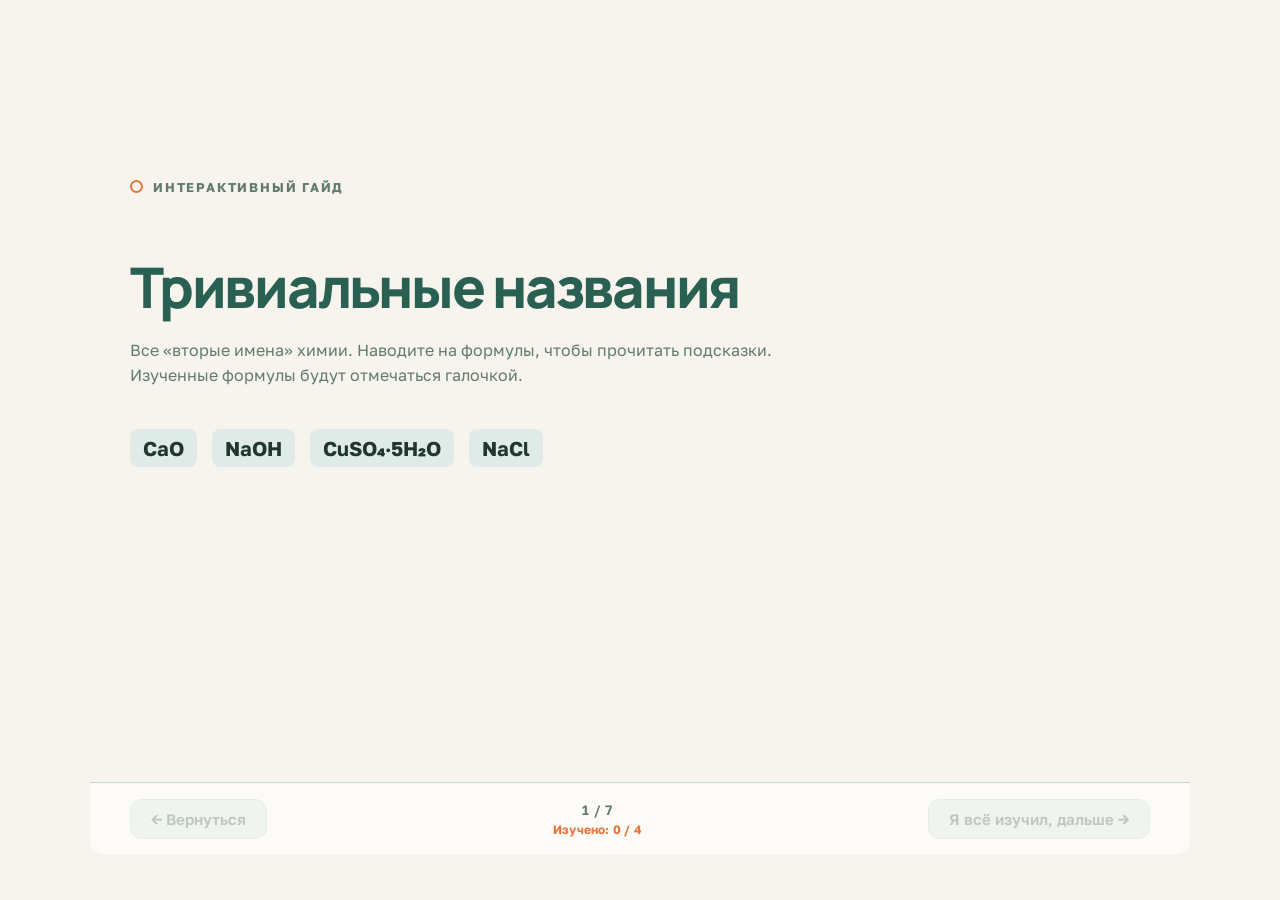
<file: index.html>
<!DOCTYPE html>
<html lang="ru">
<head>
    <meta charset="UTF-8">
    <meta http-equiv="refresh" content="0; url=deepseek_html_20261027_048d56.html">
    <title>Тривиальные названия</title>
    <script>location.replace("deepseek_html_20261027_048d56.html");</script>
</head>
<body>
    <p><a href="deepseek_html_20261027_048d56.html">Открыть интерактивный гайд</a></p>
</body>
</html>
</file>
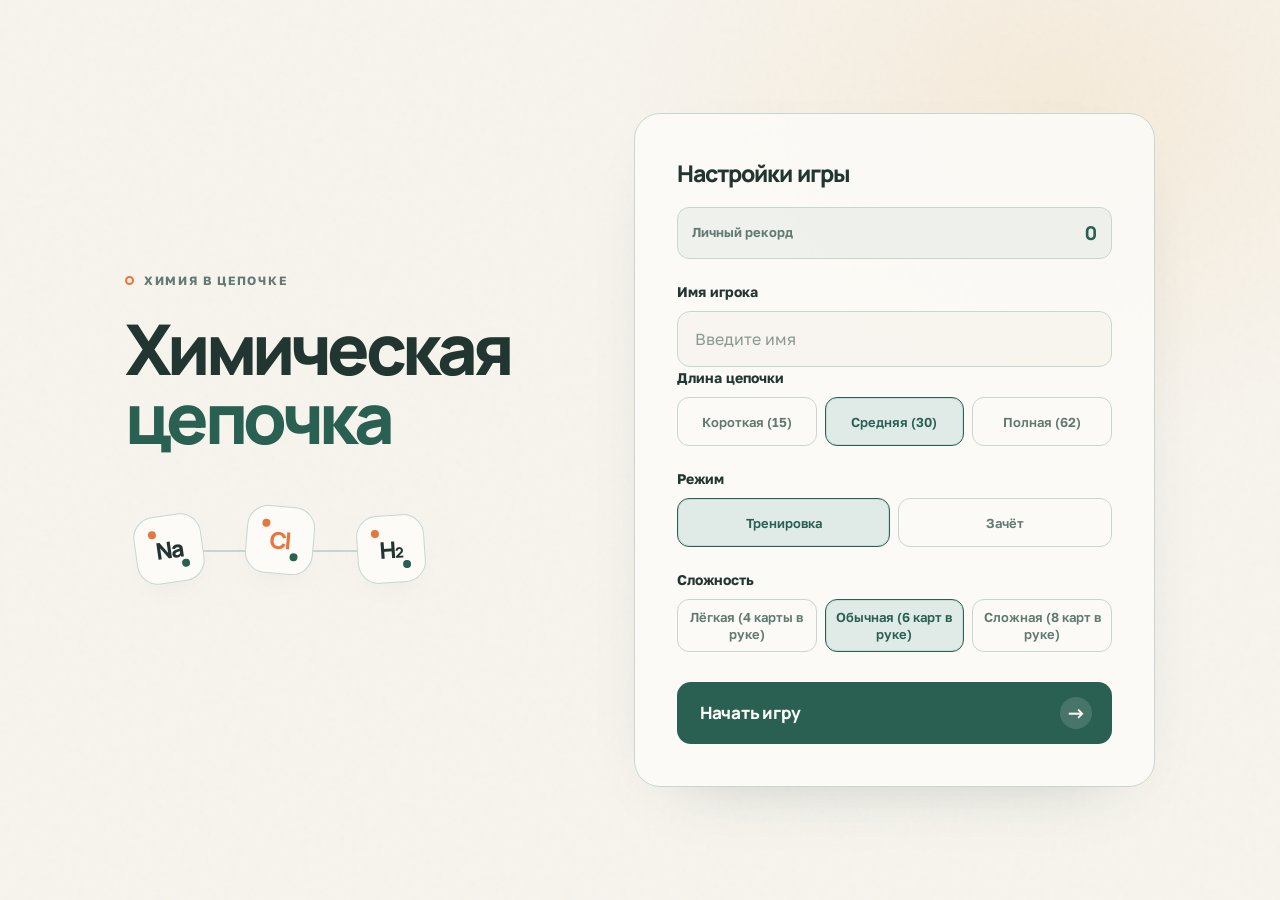
<file: game/index.html>
<!DOCTYPE html>
<html lang="ru">
  <head>
    <meta charset="UTF-8" />
    <meta name="viewport" content="width=device-width, initial-scale=1.0, maximum-scale=1" />
    <title>Химическая цепочка</title>
    <meta name="description" content="Настройте химическую цепочку: выберите длину, режим и сложность игры." />
    <meta name="robots" content="index, follow" />
    <meta property="og:title" content="Химическая цепочка" />
    <meta property="og:description" content="Настройте химическую цепочку: выберите длину, режим и сложность игры." />
    <meta property="og:type" content="website" />
    <meta name="twitter:card" content="summary_large_image" />
    <meta name="twitter:title" content="Химическая цепочка" />
    <meta name="twitter:description" content="Настройте химическую цепочку: выберите длину, режим и сложность игры." />
    <link rel="icon" type="image/svg+xml" href="./favicon.svg" />
    <link rel="preconnect" href="https://fonts.googleapis.com">
    <link rel="preconnect" href="https://fonts.gstatic.com" crossorigin>
    <link href="https://fonts.googleapis.com/css2?family=Inter:wght@400;500;600;700&display=swap" rel="stylesheet">
    <link rel="stylesheet" href="./assets/index-CNzMKPxA.css">
  </head>
  <body>
    <div id="root"></div>
    <script defer src="./assets/index-Wxt7LlNW.js"></script>
    <script defer src="./chain-hints.js?v=center"></script>
  </body>
</html>
</file>
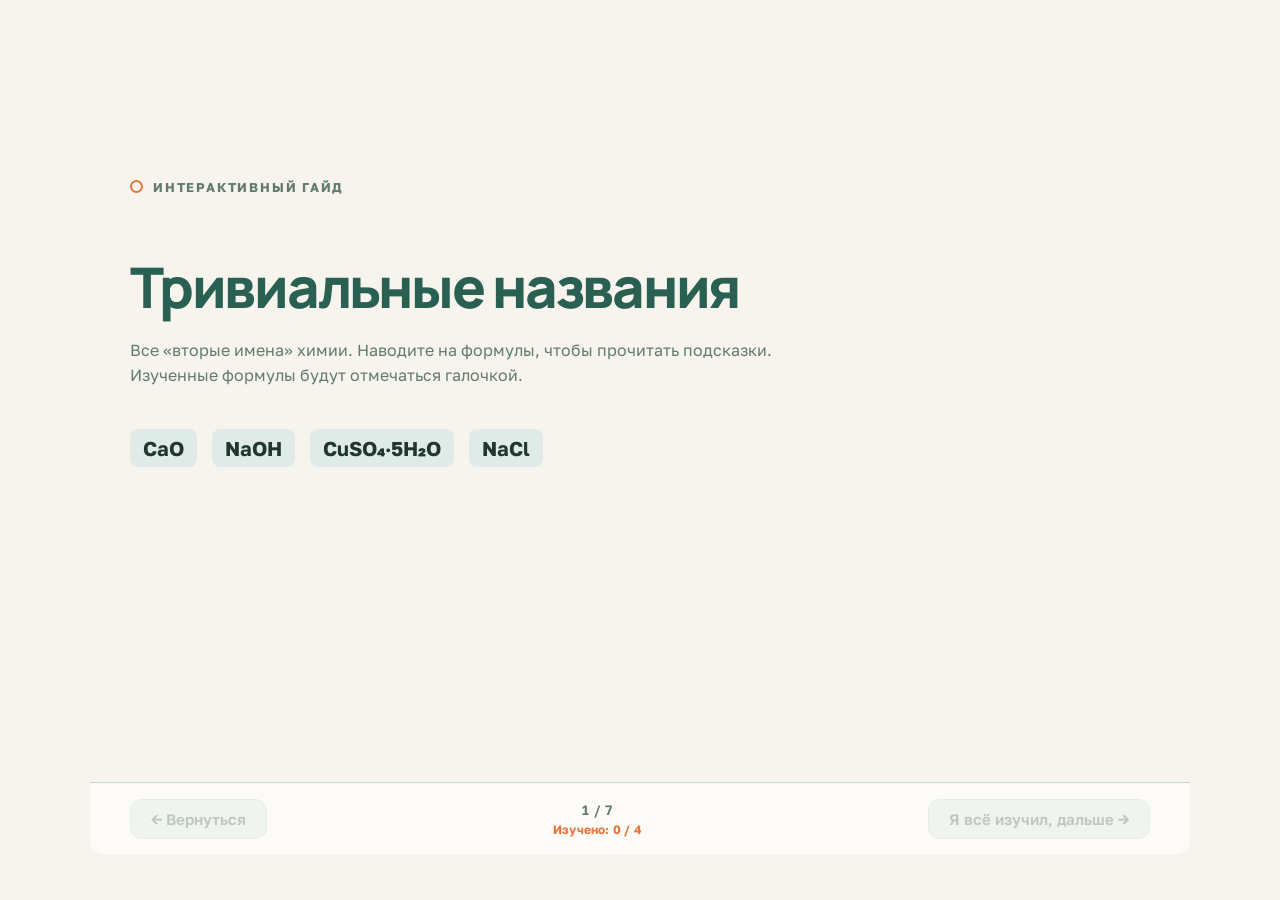
<file: deepseek_html_20261027_048d56.html>
<!DOCTYPE html>
<html lang="ru">
<head>
    <meta charset="UTF-8">
    <meta name="viewport" content="width=device-width, initial-scale=1.0">
    <title>Интерактивный гайд: Тривиальные названия</title>
    <link href="https://fonts.googleapis.com/css2?family=Golos+Text:wght@400;500;600;700&family=Manrope:wght@500;600;700;800&display=swap" rel="stylesheet">
    
    <style>
        :root {
            --background: hsl(43 37% 95%);
            --foreground: hsl(164 25% 17%);
            --border: hsl(158 15% 81%);
            --card: hsl(43 42% 98%);
            --primary: hsl(164 40% 27%);
            --primary-foreground: hsl(43 42% 98%);
            --secondary: hsl(159 23% 90%);
            --muted-foreground: hsl(162 11% 43%);
            --accent: hsl(20 78% 57%);
            --font-sans: 'Golos Text', sans-serif;
            --font-serif: 'Manrope', sans-serif;
            --radius: 1rem;
            
            /* Цвета для изученных карточек */
            --studied-bg: hsl(159 35% 88%);
            --studied-text: hsl(164 40% 27%);
        }

        body {
            font-family: var(--font-sans);
            background-color: var(--background);
            color: var(--foreground);
            margin: 0;
            padding: 0;
            display: flex;
            justify-content: center;
            align-items: center;
            height: 100vh;
            overflow: hidden;
            -webkit-font-smoothing: antialiased;
        }

        #presentation-container {
            width: 95%;
            max-width: 1100px;
            height: 90vh;
            position: relative;
            display: flex;
            flex-direction: column;
            overflow: hidden;
        }

        .slide {
            display: none;
            padding: 30px 40px 100px 40px; 
            height: 100%;
            box-sizing: border-box;
            animation: fadeIn 0.4s ease-out;
            overflow-y: auto;
            scrollbar-width: thin;
            scrollbar-color: var(--border) transparent;
        }

        .slide.active { display: block; }

        @keyframes fadeIn {
            from { opacity: 0; transform: translateY(10px); }
            to { opacity: 1; transform: translateY(0); }
        }

        h1 {
            font-family: var(--font-serif);
            color: var(--primary);
            font-size: 3.5rem;
            line-height: 1.1;
            margin-bottom: 20px;
            font-weight: 800;
            letter-spacing: -0.04em;
        }

        h2 {
            font-family: var(--font-serif);
            color: var(--foreground);
            font-size: 2rem;
            margin-top: 0;
            margin-bottom: 20px;
            font-weight: 800;
            letter-spacing: -0.03em;
        }

        p {
            font-size: 1rem;
            line-height: 1.6;
            color: var(--foreground);
        }

        .subtitle {
            color: var(--muted-foreground);
            font-size: 1rem;
            margin-bottom: 30px;
        }

        .label-uppercase {
            text-transform: uppercase;
            font-size: 0.75rem;
            letter-spacing: 0.14em;
            color: var(--muted-foreground);
            font-weight: 700;
            margin-bottom: 8px;
            display: block;
        }

        .grid-container {
            display: grid;
            grid-template-columns: repeat(auto-fill, minmax(260px, 1fr));
            gap: 15px;
            margin-top: 15px;
        }

        .card {
            background: var(--card);
            border: 1px solid var(--border);
            border-radius: var(--radius);
            padding: 16px 20px;
            transition: all 0.2s;
            position: relative;
            display: flex;
            flex-direction: column;
            justify-content: center;
        }

        .card:hover {
            transform: translateY(-2px);
            box-shadow: 0 14px 35px -25px hsl(164 28% 19% / 0.28);
            border-color: var(--primary);
        }

        .name {
            font-size: 1rem;
            font-weight: 600;
            margin-top: 10px;
            color: var(--foreground);
        }

        /* Формулы (по умолчанию) */
        .formula {
            font-size: 1.25rem;
            font-weight: 700;
            color: var(--foreground);
            background: var(--secondary);
            padding: 6px 12px;
            border-radius: 8px;
            display: inline-block;
            cursor: help;
            border: 1px solid transparent;
            transition: all 0.3s ease;
            position: relative;
            align-self: flex-start;
            user-select: none;
        }

        .formula:hover {
            background: var(--primary);
            color: var(--primary-foreground);
            border-color: var(--primary);
        }

        /* Стили для ИЗУЧЕННЫХ формул */
        .formula.studied {
            background: var(--studied-bg);
            color: var(--studied-text);
            border-color: hsl(159 35% 75%);
        }
        
        .formula.studied::after {
            content: "✓";
            position: absolute;
            top: -6px;
            right: -6px;
            background: var(--primary);
            color: white;
            font-size: 0.7rem;
            width: 18px;
            height: 18px;
            border-radius: 50%;
            display: flex;
            align-items: center;
            justify-content: center;
            font-weight: bold;
            box-shadow: 0 2px 5px rgba(0,0,0,0.2);
        }

        /* Всплывающее окно */
        #global-tooltip {
            visibility: hidden;
            width: 320px;
            background-color: var(--card);
            color: var(--foreground);
            text-align: left;
            border-radius: var(--radius);
            padding: 16px;
            position: fixed; 
            z-index: 99999; 
            opacity: 0;
            transition: opacity 0.2s, transform 0.2s;
            transform: translateY(5px);
            box-shadow: 0 25px 70px -48px hsl(164 28% 19% / 0.38);
            border: 1px solid var(--border);
            font-size: 0.9rem;
            line-height: 1.5;
            pointer-events: none; 
        }

        #global-tooltip.show {
            visibility: visible;
            opacity: 1;
            transform: translateY(0);
        }

        #global-tooltip::after {
            content: "";
            position: absolute;
            top: 100%;
            left: 50%;
            margin-left: -8px;
            border-width: 8px;
            border-style: solid;
            border-color: var(--card) transparent transparent transparent;
        }

        .tooltip-class {
            display: block;
            color: var(--primary);
            font-weight: 700;
            margin-bottom: 8px;
            font-size: 0.8rem;
            text-transform: uppercase;
            letter-spacing: 0.05em;
            border-bottom: 1px solid var(--border);
            padding-bottom: 6px;
        }

        .tooltip-desc { display: block; margin-top: 8px; }

        /* Блоки Ловушек */
        .alert {
            background-color: var(--card);
            border: 1px solid var(--border);
            border-radius: var(--radius);
            padding: 20px;
            margin: 15px 0;
        }
        
        .alert-danger {
            background-color: hsl(8 73% 92% / 0.3);
            border-color: hsl(8 64% 60% / 0.3);
        }

        .alert-title {
            font-family: var(--font-serif);
            font-weight: 800;
            font-size: 1.1rem;
            margin-bottom: 12px;
            color: var(--primary);
            display: flex;
            align-items: center;
            gap: 8px;
        }

        .alert-danger .alert-title { color: hsl(8 64% 50%); }

        .alert ul { margin: 0; padding-left: 20px; }
        .alert li { margin-bottom: 10px; font-size: 0.95rem; line-height: 1.5; }

        .game-transition {
            text-align: left;
            margin-top: 30px;
            padding: 24px;
            background-color: var(--primary);
            border-radius: var(--radius);
            color: var(--primary-foreground);
        }

        .game-transition h3 {
            font-family: var(--font-serif);
            margin: 0 0 10px 0;
            font-size: 1.5rem;
            font-weight: 800;
        }
        
        .game-transition p { color: var(--primary-foreground); opacity: 0.9; margin: 0; }

        /* Навигация */
        .navigation {
            position: absolute;
            bottom: 0;
            width: 100%;
            display: flex;
            justify-content: space-between;
            align-items: center;
            padding: 16px 40px;
            box-sizing: border-box;
            background: var(--card);
            border-top: 1px solid var(--border);
            z-index: 10;
            border-bottom-left-radius: var(--radius);
            border-bottom-right-radius: var(--radius);
        }

        .nav-btn {
            background-color: transparent;
            color: var(--muted-foreground);
            border: 1px solid var(--border);
            padding: 10px 20px;
            font-size: 0.95rem;
            border-radius: 12px;
            cursor: pointer;
            transition: all 0.2s;
            font-weight: 600;
            font-family: var(--font-sans);
        }

        .nav-btn:hover:not(:disabled) {
            border-color: var(--primary);
            background-color: var(--secondary);
            color: var(--primary);
        }

        /* Стили для активной кнопки "Дальше" */
        .nav-btn.primary-action {
            background-color: var(--primary);
            color: var(--primary-foreground);
            border-color: var(--primary);
        }
        
        .nav-btn.primary-action:hover:not(:disabled) {
            background-color: hsl(164 42% 23%);
            color: var(--primary-foreground);
        }

        /* Стили для ЗАБЛОКИРОВАННОЙ кнопки "Дальше" */
        .nav-btn:disabled {
            opacity: 0.4;
            cursor: not-allowed;
            background-color: var(--secondary);
            color: var(--muted-foreground);
            border-color: var(--border);
        }

        .nav-center {
            display: flex;
            flex-direction: column;
            align-items: center;
            gap: 4px;
        }

        .slide-indicator {
            font-size: 0.85rem;
            color: var(--muted-foreground);
            font-weight: 600;
            letter-spacing: 0.05em;
        }

        .progress-counter {
            font-size: 0.75rem;
            color: var(--accent);
            font-weight: 700;
            letter-spacing: 0.02em;
        }

        .mockup-badge {
            display: inline-flex;
            align-items: center;
            gap: 10px;
            font-size: 0.8rem;
            text-transform: uppercase;
            letter-spacing: 0.14em;
            color: var(--muted-foreground);
            font-weight: 700;
            margin-bottom: 24px;
        }
        .mockup-badge::before {
            content: "";
            display: block;
            width: 9px;
            height: 9px;
            border: 2px solid var(--accent);
            border-radius: 50%;
        }
    </style>
</head>
<body>

<div id="global-tooltip">
    <span class="tooltip-class" id="tooltip-class-text">Класс:</span>
    <span class="tooltip-desc" id="tooltip-desc-text">Описание</span>
</div>

<div id="presentation-container">
    <!-- Слайд 1: Титульный -->
    <div class="slide active" id="slide1">
        <div style="margin-top: 10%; max-width: 700px;">
            <div class="mockup-badge">Интерактивный гайд</div>
            <h1>Тривиальные названия</h1>
            <p class="subtitle">Все «вторые имена» химии. Наводите на формулы, чтобы прочитать подсказки. Изученные формулы будут отмечаться галочкой.</p>
            
            <div style="display: flex; gap: 15px; margin-top: 40px; align-items: center; flex-wrap: wrap;">
                <div class="formula" data-class="Класс: Основный оксид" data-desc="«Не гашена» — ещё не встречалась с водой. Залей водой: зашипит и разогреется.">CaO</div>
                <div class="formula" data-class="Класс: Основание" data-desc="Caustic (греч. kaustikos) — «жгучий»: разъедает кожу. Натр — мужской род, едкий.">NaOH</div>
                <div class="formula" data-class="Класс: Средняя соль (кристаллогидрат)" data-desc="Купорос — кристаллогидрат сульфата. Cu → медный. Ярко-синий, им опрыскивают деревья.">CuSO₄·5H₂O</div>
                <div class="formula" data-class="Класс: Средняя соль" data-desc="«Поваренная» — та, что у повара. «Каменная» — та, что добывают в шахтах.">NaCl</div>
            </div>
        </div>
    </div>

    <!-- Слайд 2: Оксиды -->
    <div class="slide" id="slide2">
        <span class="label-uppercase">Блок 1</span>
        <h2>Оксиды и их логика</h2>
        <p class="subtitle">Наведите на каждую формулу, чтобы изучить её. Как только изучите все — кнопка «Дальше» станет активной.</p>
        
        <div class="grid-container">
            <div class="card">
                <div class="formula" data-class="Класс: Несолеобразующий оксид" data-desc="Угар — от неполного сгорания угля. Ни соли, ни кислоты не даёт.">CO</div>
                <div class="name">Угарный газ</div>
            </div>
            <div class="card">
                <div class="formula" data-class="Класс: Кислотный оксид" data-desc="В воде даёт слабую угольную кислоту H₂CO₃ — отсюда «углекислый».">CO₂</div>
                <div class="name">Углекислый газ</div>
            </div>
            <div class="card">
                <div class="formula" data-class="Класс: Несолеобразующий оксид" data-desc="Первый наркоз в истории: пациенты смеялись прямо на столе. Кислоты не образует.">N₂O</div>
                <div class="name">Веселящий газ</div>
            </div>
            <div class="card">
                <div class="formula" data-class="Класс: Кислотный оксид" data-desc="Рыжий шлейф над трубой похож на лисий хвост. Ангидрид сразу двух кислот: HNO₂ и HNO₃.">NO₂</div>
                <div class="name">Бурый газ, лисий хвост</div>
            </div>
            <div class="card">
                <div class="formula" data-class="Класс: Кислотный оксид" data-desc="«без воды»: добавь воду и получишь кислоту. SO₂ + H₂O → H₂SO₃, серн-истая: кислорода меньше.">SO₂</div>
                <div class="name">Сернистый газ</div>
            </div>
            <div class="card">
                <div class="formula" data-class="Класс: Кислотный оксид" data-desc="Ангидрид — «без воды»: добавь воду и получишь кислоту. SO₃ + H₂O → H₂SO₄, серная: кислорода больше.">SO₃</div>
                <div class="name">Серный ангидрид</div>
            </div>
            <div class="card">
                <div class="formula" data-class="Класс: Кислотный оксид" data-desc="Кремне-зём — земля, содержащая кремний. Обычный речной песок и есть SiO₂.">SiO₂</div>
                <div class="name">Кремнезём</div>
            </div>
            <div class="card">
                <div class="formula" data-class="Класс: Кислотный оксид" data-desc="Ангидрид — «без воды»: добавь воду и получишь кислоту. P₂O₅ + 3H₂O → 2H₃PO₄, фосфорная.">P₂O₅</div>
                <div class="name">Фосфорный ангидрид</div>
            </div>
            <div class="card">
                <div class="formula" data-class="Класс: Основный оксид" data-desc="«Не гашена» — ещё не встречалась с водой. Залей водой: зашипит и разогреется.">CaO</div>
                <div class="name">Негашёная известь</div>
            </div>
            <div class="card">
                <div class="formula" data-class="Класс: Основный оксид" data-desc="«Жжёная» — получена прокаливанием MgCO₃. Ею сушат руки гимнасты и тяжелоатлеты.">MgO</div>
                <div class="name">Жжёная магнезия</div>
            </div>
            <div class="card">
                <div class="formula" data-class="Класс: Амфотерный оксид" data-desc="Белый пигмент для красок. Не путай с основными оксидами: ZnO амфотерный, реагирует и с кислотой, и со щёлочью.">ZnO</div>
                <div class="name">Цинковые белила</div>
            </div>
            <div class="card">
                <div class="formula" data-class="Класс: Амфотерный оксид" data-desc="Самый белый из пигментов: он в краске, зубной пасте и солнцезащитном креме.">TiO₂</div>
                <div class="name">Титановые белила</div>
            </div>
            <div class="card">
                <div class="formula" data-class="Класс: Оксид (двойной)" data-desc="Ярко-оранжевая краска по металлу. Внутри 2PbO·PbO₂ — оксид двойной, как железная окалина.">Pb₃O₄</div>
                <div class="name">Свинцовый сурик</div>
            </div>
            <div class="card">
                <div class="formula" data-class="Класс: Оксид (двойной)" data-desc="Окалина — то, что «окалывается» с раскалённого железа. Внутри FeO·Fe₂O₃, поэтому оксид двойной. Амфотерным его называют по ошибке.">Fe₃O₄</div>
                <div class="name">Железная окалина</div>
            </div>
            <div class="card">
                <div class="formula" data-class="Класс: Амфотерный оксид" data-desc="Глино-зём — земля, из которой состоит глина. Ювелирный корунд — это рубин и сапфир.">Al₂O₃</div>
                <div class="name">Глинозём, корунд</div>
            </div>
            <div class="card">
                <div class="formula" data-class="Класс: Руда" data-desc="Назван по деревне Ле-Бо во Франции. Главная руда алюминия: тот же глинозём, но с водой.">Al₂O₃·nH₂O</div>
                <div class="name">Боксит</div>
            </div>
            <div class="card">
                <div class="formula" data-class="Класс: Оксид" data-desc="Формально — оксид водорода.">H₂O</div>
                <div class="name">Вода, лёд</div>
            </div>
        </div>
    </div>

    <!-- Слайд 3: Основания и Кислоты -->
    <div class="slide" id="slide3">
        <span class="label-uppercase">Блок 2</span>
        <h2>Основания и Кислоты</h2>
        <p class="subtitle">Едкие щёлочи и исторические названия кислот.</p>
        
        <div class="grid-container" style="grid-template-columns: repeat(auto-fill, minmax(220px, 1fr));">
            <div class="card">
                <div class="formula" data-class="Класс: Основание (щёлочь)" data-desc="Caustic (греч. kaustikos) — «жгучий»: разъедает кожу. Натр — мужской род, едкий.">NaOH</div>
                <div class="name">Едкий натр, каустическая сода</div>
            </div>
            <div class="card">
                <div class="formula" data-class="Класс: Основание (щёлочь)" data-desc="Тоже мужской род: едкий калий. Пара к едкому натру.">KOH</div>
                <div class="name">Едкое кали</div>
            </div>
            <div class="card">
                <div class="formula" data-class="Класс: Основание (щёлочь)" data-desc="Гашение — реакция СаО с водой. Прозрачный насыщенный раствор зовут известковой водой, мутную взвесь — молоком.">Ca(OH)₂</div>
                <div class="name">Гашёная известь</div>
            </div>
            <div class="card">
                <div class="formula" data-class="Класс: Основание (слабое)" data-desc="Резкий запах из аптечки. Не путай с нашатырём — это NH₄Cl, твёрдая соль!">NH₃·H₂O</div>
                <div class="name">Нашатырный спирт</div>
            </div>
            <div class="card">
                <div class="formula" data-class="Класс: Комплексное основание" data-desc="«аммиачный раствор оксида серебра»: даёт реакцию серебряного зеркала.">[Ag(NH₃)₂]OH</div>
                <div class="name">Аммиачный раствор оксида серебра</div>
            </div>
            <div class="card">
                <div class="formula" data-class="Класс: Кислота" data-desc="«Соляная» — её получали из поваренной соли: NaCl + H₂SO₄. Кислота сильная.">HCl</div>
                <div class="name">Соляная кислота</div>
            </div>
            <div class="card">
                <div class="formula" data-class="Класс: Кислота" data-desc="От плавикового шпата CaF₂. Единственная слабая среди галогеноводородных, травит стекло.">HF</div>
                <div class="name">Плавиковая кислота</div>
            </div>
        </div>
    </div>

    <!-- Слайд 4: Соли (Часть 1) -->
    <div class="slide" id="slide4">
        <span class="label-uppercase">Блок 3</span>
        <h2>Соли (Часть 1)</h2>
        <p class="subtitle">Классические соли, селитры и минералы.</p>
        
        <div class="grid-container">
            <div class="card">
                <div class="formula" data-class="Класс: Средняя соль" data-desc="«Поваренная» — та, что у повара. «Каменная» — та, что добывают в шахтах.">NaCl</div>
                <div class="name">Поваренная соль, галит</div>
            </div>
            <div class="card">
                <div class="formula" data-class="Класс: Кислая соль" data-desc="Есть «Н» в формуле — значит кислая соль. Самая частая позиция в задании 5.">NaHCO₃</div>
                <div class="name">Пищевая (питьевая) сода</div>
            </div>
            <div class="card">
                <div class="formula" data-class="Класс: Средняя соль" data-desc="Кальцинировать — прокаливать; к кальцию отношения не имеет. Воды в формуле нет, водорода тоже: соль средняя.">Na₂CO₃</div>
                <div class="name">Кальцинированная сода</div>
            </div>
            <div class="card">
                <div class="formula" data-class="Класс: Средняя соль (кристаллогидрат)" data-desc="Кристаллогидрат — соль с водой в решётке. Десять молекул воды дают крупные прозрачные кристаллы.">Na₂CO₃·10H₂O</div>
                <div class="name">Кристаллическая сода</div>
            </div>
            <div class="card">
                <div class="formula" data-class="Класс: Средняя соль" data-desc="От англ. pot ash — «зола из горшка»: его выпаривали из древесной золы.">K₂CO₃</div>
                <div class="name">Поташ</div>
            </div>
            <div class="card">
                <div class="formula" data-class="Класс: Средняя соль" data-desc="Одно вещество в трёх обличьях: рыхлый мел, кристаллический мрамор, порода известняк.">CaCO₃</div>
                <div class="name">Мел, мрамор, известняк</div>
            </div>
            <div class="card">
                <div class="formula" data-class="Класс: Средняя соль (кристаллогидрат)" data-desc="Тот самый гипс на сломанной руке. Прокалить — уйдёт вода, получится алебастр.">CaSO₄·2H₂O</div>
                <div class="name">Гипс</div>
            </div>
            <div class="card">
                <div class="formula" data-class="Класс: Средняя соль" data-desc="Открыл француз Клод Бертолле. Из неё делают головки спичек. Соль хлорноватой кислоты HClO₃.">KClO₃</div>
                <div class="name">Бертолетова соль</div>
            </div>
            <div class="card">
                <div class="formula" data-class="Класс: Средняя соль" data-desc="Нашатырь — твёрдая соль. Нашатырный спирт — раствор аммиака NH₃·H₂O. Разные вещества!">NH₄Cl</div>
                <div class="name">Нашатырь</div>
            </div>
            <div class="card">
                <div class="formula" data-class="Класс: Средняя соль" data-desc="От лат. lapis infernalis — «адский камень»: им прижигали раны. Чернеет на свету.">AgNO₃</div>
                <div class="name">Ляпис</div>
            </div>
            <div class="card">
                <div class="formula" data-class="Класс: Средняя соль" data-desc="Её веками добывали в пустыне Атакама в Чили — отсюда второе имя.">NaNO₃</div>
                <div class="name">Натриевая (чилийская) селитра</div>
            </div>
            <div class="card">
                <div class="formula" data-class="Класс: Средняя соль" data-desc="Её везли из Индии. Главный компонент чёрного пороха.">KNO₃</div>
                <div class="name">Калийная (индийская) селитра</div>
            </div>
            <div class="card">
                <div class="formula" data-class="Класс: Средняя соль" data-desc="Самое ходовое азотное удобрение: азот сразу в двух ионах.">NH₄NO₃</div>
                <div class="name">Аммиачная селитра</div>
            </div>
            <div class="card">
                <div class="formula" data-class="Класс: Основная соль" data-desc="Зелёный камень и патина на медных крышах. Есть группа ОН — значит основная соль.">(CuOH)₂CO₃</div>
                <div class="name">Малахит</div>
            </div>
            <div class="card">
                <div class="formula" data-class="Класс: Бинарное соединение (сульфид)" data-desc="От греч. pyr — «огонь»: искрит о сталь. Это дисульфид, соль H₂S₂. Сероводородной H₂S отвечают сульфиды.">FeS₂</div>
                <div class="name">Пирит, железный колчедан</div>
            </div>
        </div>
    </div>

    <!-- Слайд 5: Соли (Часть 2) -->
    <div class="slide" id="slide5">
        <span class="label-uppercase">Блок 4</span>
        <h2>Соли (Часть 2) и растворы</h2>
        <p class="subtitle">Кристаллогидраты (купоросы), степени окисления и необычные названия.</p>
        
        <div class="grid-container">
            <div class="card">
                <div class="formula" data-class="Класс: Средняя соль (кристаллогидрат)" data-desc="Купорос — кристаллогидрат сульфата. Cu → медный. Ярко-синий, им опрыскивают деревья.">CuSO₄·5H₂O</div>
                <div class="name">Медный купорос</div>
            </div>
            <div class="card">
                <div class="formula" data-class="Класс: Средняя соль (кристаллогидрат)" data-desc="Купорос — кристаллогидрат сульфата. Fe → железный. Бледно-зелёные кристаллы.">FeSO₄·7H₂O</div>
                <div class="name">Железный купорос</div>
            </div>
            <div class="card">
                <div class="formula" data-class="Класс: Средняя соль (кристаллогидрат)" data-desc="Купорос — кристаллогидрат сульфата. Смотри на металл: Zn → цинковый. Бесцветные кристаллы.">ZnSO₄·7H₂O</div>
                <div class="name">Цинковый купорос</div>
            </div>
            <div class="card">
                <div class="formula" data-class="Класс: Средняя соль (кристаллогидрат)" data-desc="Открыл немец Иоганн Глаубер и назвал «чудесной солью»: сильное слабительное.">Na₂SO₄·10H₂O</div>
                <div class="name">Глауберова соль</div>
            </div>
            <div class="card">
                <div class="formula" data-class="Класс: Двойная соль" data-desc="Два металла в одной формуле — соль двойная. Ими дубили кожу и останавливали кровь.">KAl(SO₄)₂·12H₂O</div>
                <div class="name">Алюмокалиевые квасцы</div>
            </div>
            <div class="card">
                <div class="formula" data-class="Класс: Раствор" data-desc="От лат. oleum — «масло»: тяжёлая маслянистая жидкость, дымит на воздухе. Растворы SO₃ в H₂SO₄ (конц.)">H₂SO₄·SO₃</div>
                <div class="name">Олеум</div>
            </div>
            <div class="card">
                <div class="formula" data-class="Класс: Раствор" data-desc="В воде хлор частично реагирует: Cl₂ + H₂O ⇄ HCl + HClO. Не путай с хлорной кислотой HClO₄!">Cl₂ (p-p)</div>
                <div class="name">Хлорная вода</div>
            </div>
            <div class="card">
                <div class="formula" data-class="Класс: Раствор" data-desc="Жёлто-оранжевый раствор брома. Обесцвечивается непредельными углеводородами — алкенами, алкинами, алкадиенами.">Br₂ (p-p)</div>
                <div class="name">Бромная вода</div>
            </div>
            <div class="card">
                <div class="formula" data-class="Класс: Средняя соль" data-desc="Старое название по высшей степени окисления: «хлорное» — это железо +3.">FeCl₃</div>
                <div class="name">Хлорное железо</div>
            </div>
            <div class="card">
                <div class="formula" data-class="Класс: Средняя соль" data-desc="«Истое» — низшая степень окисления, железо +2. Правило то же, что у сернистой кислоты.">FeCl₂</div>
                <div class="name">Хлористое железо</div>
            </div>
            <div class="card">
                <div class="formula" data-class="Класс: Бинарное соединение (сульфид)" data-desc="Сера плюс углерод, и всё. Аналог CO₂, где кислород заменён серой.">CS₂</div>
                <div class="name">Сероуглерод</div>
            </div>
            <div class="card">
                <div class="formula" data-class="Класс: Хлорангидрид" data-desc="От греч. phos — «свет»: получен на свету. Боевое отравляющее вещество Первой мировой. Не оксид, хотя кислород в формуле есть.">COCl₂</div>
                <div class="name">Фосген</div>
            </div>
        </div>
    </div>

    <!-- Слайд 6: Простые вещества -->
    <div class="slide" id="slide6">
        <span class="label-uppercase">Блок 5</span>
        <h2>Простые вещества и аллотропия</h2>
        <p class="subtitle">Один и тот же элемент может выглядеть совершенно по-разному.</p>
        
        <div class="grid-container" style="grid-template-columns: repeat(auto-fill, minmax(280px, 1fr));">
            <div class="card">
                <div class="formula" data-class="Класс: Простое вещество" data-desc="От греч. ozon — «пахнущий»: запах свежести после грозы. Аллотропная модификация кислорода.">O₃</div>
                <div class="name">Озон</div>
            </div>
            <div class="card">
                <div class="formula" data-class="Класс: Простое вещество" data-desc="От греч. grapho — «пишу»: им пишет карандаш. Слоистая решётка, поэтому мягкий и проводит ток.">C (графит)</div>
                <div class="name">Графит</div>
            </div>
            <div class="card">
                <div class="formula" data-class="Класс: Простое вещество" data-desc="От греч. adamas «несокрушимый». Тот же углерод, но каждый атом связан с четырьмя соседями.">C (алмаз)</div>
                <div class="name">Алмаз</div>
            </div>
            <div class="card">
                <div class="formula" data-class="Класс: Бинарное соединение (карбид)" data-desc="Карбо (углерод) + корунд: абразив, почти такой же твёрдый, как корунд.">SiC</div>
                <div class="name">Карборунд</div>
            </div>
            <div class="card">
                <div class="formula" data-class="Класс: Бинарное соединение (летучее водородное)" data-desc="Фосфор + «ин», как у аминов. Крайне ядовит, пахнет чесноком.">PH₃</div>
                <div class="name">Фосфин</div>
            </div>
            <div class="card">
                <div class="formula" data-class="Класс: Бинарное соединение (летучее водородное)" data-desc="Si (силициум) + «-ан», по образцу метана CH₄. Аналог метана у кремния.">SiH₄</div>
                <div class="name">Силан</div>
            </div>
            <div class="card">
                <div class="formula" data-class="Класс: Бинарное соединение (летучее водородное)" data-desc="От храма Амона в Египте, возле которого добывали соли аммония.">NH₃</div>
                <div class="name">Аммиак</div>
            </div>
        </div>
    </div>

    <!-- Слайд 7: Ловушки -->
    <div class="slide" id="slide7">
        <span class="label-uppercase">Важно</span>
        <h2>Химические «Ловушки»</h2>
        <p class="subtitle">Самые частые ошибки на экзамене.</p>
        
        <div class="alert alert-danger">
            <div class="alert-title">⚠️ Нашатырь ≠ нашатырный спирт</div>
            <ul>
                <li><b>Нашатырь</b> — <span class="formula" style="font-size: 0.9rem; padding: 4px 8px;" data-class="Класс: Средняя соль" data-desc="Нашатырь — твёрдая соль.">NH₄Cl</span>, твёрдая соль. <b>Класс: средняя соль.</b></li>
                <li><b>Нашатырный спирт</b> — <span class="formula" style="font-size: 0.9rem; padding: 4px 8px;" data-class="Класс: Слабое основание" data-desc="Нашатырный спирт — раствор аммиака NH₃·H₂O. Разные вещества!">NH₃·H₂O</span>, водный раствор аммиака. <b>Класс: слабое основание.</b></li>
            </ul>
        </div>

        <div class="alert">
            <div class="alert-title">🧂 Три разные соды</div>
            <ul>
                <li><b>Кальцинированная</b> — <span class="formula" style="font-size: 0.9rem; padding: 4px 8px;" data-class="Класс: Средняя соль" data-desc="Кальцинировать — прокаливать; к кальцию отношения не имеет. Воды в формуле нет, водорода тоже: соль средняя.">Na₂CO₃</span>. <b>Класс: средняя соль.</b></li>
                <li><b>Кристаллическая</b> — <span class="formula" style="font-size: 0.9rem; padding: 4px 8px;" data-class="Класс: Кристаллогидрат" data-desc="Кристаллогидрат — соль с водой в решётке. Десять молекул воды дают крупные прозрачные кристаллы.">Na₂CO₃·10H₂O</span>. <b>Класс: кристаллогидрат.</b></li>
                <li><b>Питьевая</b> — <span class="formula" style="font-size: 0.9rem; padding: 4px 8px;" data-class="Класс: Кислая соль" data-desc="Есть «Н» в формуле — значит кислая соль. Самая частая позиция в задании 5.">NaHCO₃</span>. <b>Класс: кислая соль.</b></li>
            </ul>
        </div>
        
        <div class="alert">
            <div class="alert-title">🪨 Известь</div>
            <ul>
                <li><b>Негашёная</b> — <span class="formula" style="font-size: 0.9rem; padding: 4px 8px;" data-class="Класс: Основный оксид" data-desc="«Не гашена» — ещё не встречалась с водой. Залей водой: зашипит и разогреется.">CaO</span>. <b>Класс: основный оксид.</b></li>
                <li><b>Гашёная</b> — <span class="formula" style="font-size: 0.9rem; padding: 4px 8px;" data-class="Класс: Основание (щёлочь)" data-desc="Гашение — реакция СаО с водой. Прозрачный насыщенный раствор зовут известковой водой, мутную взвесь — молоком.">Ca(OH)₂</span>. <b>Класс: основание.</b></li>
            </ul>
        </div>

        <div class="game-transition">
            <h3>Вы успешно изучили все формулы!</h3>
            <p>Теперь давайте проверим вашу память на практике и сыграем в <b>Химическую цепочку</b>!</p>
        </div>
    </div>

    <!-- Навигация -->
    <div class="navigation">
        <button class="nav-btn" id="prevBtn" onclick="changeSlide(-1)" disabled>← Вернуться</button>
        
        <div class="nav-center">
            <div class="slide-indicator" id="slideIndicator">1 / 7</div>
            <div class="progress-counter" id="progressCounter">Изучено: 0 / 0</div>
        </div>
        
        <button class="nav-btn primary-action" id="nextBtn" onclick="changeSlide(1)">Я всё изучил, дальше →</button>
    </div>
</div>

<script>
    let currentSlide = 0;
    const slides = document.querySelectorAll('.slide');
    const totalSlides = slides.length; 
    const prevBtn = document.getElementById('prevBtn');
    const nextBtn = document.getElementById('nextBtn');
    const indicator = document.getElementById('slideIndicator');
    const progressCounter = document.getElementById('progressCounter');

    function updateSlideState() {
        const activeSlide = slides[currentSlide];
        const formulas = activeSlide.querySelectorAll('.formula');
        
        // Если на слайде нет формул (например, титульный), кнопка разблокирована
        if (formulas.length === 0) {
            nextBtn.disabled = false;
            progressCounter.style.display = 'none';
        } else {
            // Считаем, сколько изучено
            let studiedCount = 0;
            formulas.forEach(f => {
                if (f.classList.contains('studied')) studiedCount++;
            });

            // Обновляем текст счетчика
            progressCounter.textContent = `Изучено: ${studiedCount} / ${formulas.length}`;
            progressCounter.style.display = 'block';

            // Блокируем кнопку, если изучены не все
            if (studiedCount === formulas.length) {
                nextBtn.disabled = false;
            } else {
                nextBtn.disabled = true;
            }
        }

        // Последний слайд - меняем текст кнопки
        if (currentSlide === totalSlides - 1) {
            nextBtn.textContent = "Перейти к игре";
        } else {
            nextBtn.textContent = "Я всё изучил, дальше →";
        }
    }

    function showSlide(index) {
        slides.forEach((slide, i) => {
            slide.classList.remove('active');
            if (i === index) {
                slide.classList.add('active');
            }
        });

        currentSlide = index;
        prevBtn.disabled = index === 0;
        indicator.textContent = `${index + 1} / ${totalSlides}`;
        
        updateSlideState();
    }

    const GAME_PAGE = "game/index.html";

    function goToGame() {
        window.location.href = GAME_PAGE;
    }

    function changeSlide(direction) {
        let nextIndex = currentSlide + direction;
        if (nextIndex < 0) nextIndex = 0;
        if (nextIndex >= totalSlides) {
            goToGame();
            return;
        }
        showSlide(nextIndex);
        hideTooltip();
    }

    document.addEventListener('keydown', (e) => {
        if (e.key === 'ArrowRight' && !nextBtn.disabled) {
            changeSlide(1);
        } else if (e.key === 'ArrowLeft' && !prevBtn.disabled) {
            changeSlide(-1);
        }
    });

    // --- ЛОГИКА ВСПЛЫВАЮЩЕГО ОКНА И ОТМЕТКИ "ИЗУЧЕНО" ---
    const tooltip = document.getElementById('global-tooltip');
    const tooltipClassText = document.getElementById('tooltip-class-text');
    const tooltipDescText = document.getElementById('tooltip-desc-text');
    const formulas = document.querySelectorAll('.formula');

    formulas.forEach(formula => {
        formula.addEventListener('mouseenter', (e) => {
            const classText = e.target.getAttribute('data-class');
            const descText = e.target.getAttribute('data-desc');

            if(!classText || !descText) return;

            // Показываем подсказку
            tooltipClassText.textContent = classText;
            tooltipDescText.textContent = descText;
            tooltip.classList.add('show');
            positionTooltip(e.target);

            // Отмечаем как изученное (только если еще не изучено)
            if (!e.target.classList.contains('studied')) {
                e.target.classList.add('studied');
                updateSlideState(); // Пересчитываем прогресс
            }
        });

        formula.addEventListener('mouseleave', () => {
            hideTooltip();
        });
    });

    function positionTooltip(targetElement) {
        const rect = targetElement.getBoundingClientRect();
        const tooltipRect = tooltip.getBoundingClientRect();
        
        let top = rect.top - tooltipRect.height - 12;
        let left = rect.left + (rect.width / 2) - (tooltipRect.width / 2);

        if (top < 10) {
            top = rect.bottom + 12;
        }

        if (left < 10) left = 10;
        if (left + tooltipRect.width > window.innerWidth - 10) {
            left = window.innerWidth - tooltipRect.width - 10;
        }

        tooltip.style.top = `${top}px`;
        tooltip.style.left = `${left}px`;
    }

    function hideTooltip() {
        tooltip.classList.remove('show');
    }
    
    // Инициализация
    showSlide(0);
</script>

</body>
</html>
</file>
<file: game/assets/index-CNzMKPxA.css>
@import"https://fonts.googleapis.com/css2?family=Golos+Text:wght@400;500;600;700&family=Manrope:wght@500;600;700;800&display=swap";.app-shell.game-shell{min-height:100dvh;display:grid;place-items:start center;overflow:auto;padding:clamp(16px,3vw,40px)}.game-screen{--game-ink: hsl(164 25% 17%);--game-muted: hsl(162 11% 43%);--game-line: hsl(158 15% 81%);--game-paper: hsl(43 42% 98%);--game-ground: hsl(43 37% 95%);--game-green: hsl(164 40% 27%);--game-orange: hsl(20 78% 57%);width:min(100%,1320px);min-height:calc(100dvh - (2*clamp(18px,4vw,54px)));display:flex;flex-direction:column;gap:clamp(24px,4vh,42px);margin:auto;color:var(--game-ink);animation:game-arrive .55s cubic-bezier(.2,.75,.25,1) both}.game-topbar{min-height:76px;display:grid;grid-template-columns:1fr auto 1fr;align-items:center;gap:24px;padding:0 0 20px;border-bottom:1px solid var(--game-line)}.game-brand{display:flex;align-items:center;gap:13px;min-width:0}.game-brand-mark{width:42px;height:42px;display:grid;place-items:center;flex:0 0 auto;border-radius:14px;background:var(--game-green);color:#fcfbf8;font-family:var(--app-font-serif);font-size:23px;font-weight:800;transform:rotate(-5deg)}.game-eyebrow{margin:0;color:var(--game-muted);font-size:10px;font-weight:700;letter-spacing:.16em;line-height:1.4;text-transform:uppercase}.game-greeting{margin:3px 0 0;font-size:14px;font-weight:600}.game-stats{display:flex;align-items:center;justify-content:center;gap:clamp(18px,3vw,36px);padding:10px 22px;border:1px solid var(--game-line);border-radius:15px;background:#fcfbf89e}.game-stat{display:grid;gap:3px;text-align:center}.game-stat-label{color:var(--game-muted);font-size:10px;font-weight:700;letter-spacing:.1em;text-transform:uppercase}.game-stat strong{font-size:18px;line-height:1.1;font-variant-numeric:tabular-nums}.game-stat-divider{width:1px;height:29px;background:var(--game-line)}.hint-button{min-height:44px;justify-self:end;display:inline-flex;align-items:center;gap:9px;padding:0 16px;border:1px solid hsl(20 78% 57% / .35);border-radius:12px;background:#e7753c14;color:#aa4f22;font-size:13px;font-weight:700;transition:transform .18s ease,background-color .18s ease}.hint-button:hover{background:#e7753c26;transform:translateY(-1px)}.hint-button:active{transform:translateY(0)}.hint-spark{width:21px;height:21px;display:grid;place-items:center;border:1px solid currentColor;border-radius:50%;font-family:var(--app-font-serif);font-size:13px}.chain-board{min-height:290px;flex:1 1 auto;display:flex;flex-direction:column;padding:clamp(20px,3vw,34px);border:1px solid hsl(158 15% 81% / .8);border-radius:25px;background:radial-gradient(ellipse at 82% 16%,hsl(37 65% 88% / .48),transparent 28rem),#fcfbf8ba;box-shadow:0 23px 60px -50px #233e3773}.board-heading,.hand-heading{display:flex;align-items:end;justify-content:space-between;gap:16px}.board-heading h1,.hand-heading h2{margin:6px 0 0;font-family:var(--app-font-serif);font-size:clamp(22px,3vw,30px);font-weight:800;letter-spacing:-.055em;line-height:1.1}.chain-count{padding:7px 11px;border:1px solid var(--game-line);border-radius:99px;color:var(--game-muted);font-size:11px;font-weight:700;white-space:nowrap}.chain-track{position:relative;min-height:155px;display:flex;align-items:center;gap:14px;overflow-x:auto;padding:24px 6px 20px;scrollbar-width:thin;scrollbar-color:hsl(164 25% 60% / .5) transparent}.chain-track-line{position:absolute;top:50%;left:0;right:10px;height:1px;background:linear-gradient(90deg,transparent,hsl(158 15% 81%),hsl(158 15% 81%));pointer-events:none}.placed-card{width:clamp(210px,24vw,280px);min-width:clamp(210px,24vw,280px);min-height:112px;position:relative;z-index:1;display:grid;grid-template-columns:1fr 1px 1fr;align-items:stretch;border:1px solid hsl(164 23% 72%);border-radius:17px;background:var(--game-paper);box-shadow:0 11px 26px -20px #233e3773;overflow:hidden;animation:game-arrive .35s ease both}.placed-half,.hand-card-half{min-width:0;display:flex;flex-direction:column;justify-content:center;gap:8px;padding:14px}.placed-have{background:#e0ebe88f}.card-label{color:var(--game-muted);font-size:10px;font-weight:700;letter-spacing:.01em;line-height:1.2}.placed-half strong{font-size:20px;font-weight:700;letter-spacing:-.035em;line-height:1.15;overflow-wrap:anywhere}.placed-need strong{font-size:12px;font-weight:600;line-height:1.35}.placed-seam{align-self:center;height:62%;background:var(--game-line)}.placed-index{position:absolute;top:8px;right:9px;color:#627a728f;font-size:9px;font-weight:700;font-variant-numeric:tabular-nums}.chain-open-end{min-width:138px;position:relative;z-index:1;display:grid;justify-items:center;gap:8px;color:var(--game-muted);font-size:10px;font-weight:600;white-space:nowrap}.open-end-dot{width:14px;height:14px;border:2px solid var(--game-orange);border-radius:50%;background:var(--game-paper);box-shadow:0 0 0 5px #e7753c1a}.chain-empty{min-height:120px;width:100%;display:grid;justify-items:center;align-content:center;gap:6px;color:var(--game-muted);text-align:center}.chain-empty p{margin:4px 0 0;color:var(--game-ink);font-size:15px;font-weight:700}.chain-empty>span:last-child{font-size:12px}.empty-orbit{width:26px;height:26px;border:1px dashed hsl(164 40% 27% / .52);border-radius:50%}.game-feedback{min-height:40px;display:flex;align-items:center;gap:10px;padding:9px 12px;border-radius:11px;background:#e0ebe88f;color:#315e52;font-size:12px;font-weight:600;line-height:1.4}.feedback-indicator{width:7px;height:7px;flex:0 0 auto;border-radius:50%;background:#367d6a}.game-feedback.is-error{background:#f9e0dcbf;color:#933c2f}.game-feedback.is-error .feedback-indicator{background:#d1442e}.game-feedback.is-hint{background:#e7753c1c;color:#9d4d25}.game-feedback.is-hint .feedback-indicator{background:var(--game-orange)}.game-feedback.is-success .feedback-indicator{background:#367d6a}.hand-section{display:flex;flex-direction:column;gap:17px}.hand-heading h2{font-size:clamp(21px,2.8vw,26px)}.hand-heading h2 span{display:inline-grid;min-width:25px;height:25px;place-items:center;margin-left:5px;padding:0 6px;border-radius:8px;background:#e0ebe8;color:var(--game-green);font-family:var(--app-font-sans);font-size:12px;letter-spacing:0;vertical-align:3px}.hand-instruction{margin:0 2px 3px;color:var(--game-muted);font-size:11px}.hand-carousel{display:flex;gap:13px;overflow-x:auto;padding:1px 2px 14px;scroll-snap-type:x mandatory;scrollbar-width:thin;scrollbar-color:hsl(164 25% 60% / .5) transparent}.hand-card{width:clamp(225px,24vw,285px);min-width:clamp(225px,24vw,285px);min-height:174px;display:grid;grid-template-columns:1fr 1px 1fr;grid-template-rows:30px 1fr 1px auto;position:relative;scroll-snap-align:start;padding:0;border:1px solid var(--game-line);border-radius:17px;background:var(--game-paper);color:var(--game-ink);text-align:left;overflow:hidden;box-shadow:0 10px 25px -23px #233e378c;transition:transform .2s ease,border-color .2s ease,box-shadow .2s ease,background-color .2s ease}.hand-card:hover{transform:translateY(-4px);border-color:#40967fb3;background:#fefdfb;box-shadow:0 15px 28px -20px #233e3773}.hand-card:active{transform:translateY(-1px) scale(.99)}.hand-card:focus-visible{outline:3px solid hsl(20 78% 57% / .52);outline-offset:3px}.hand-card-topline{grid-column:1 / -1;display:flex;align-items:center;justify-content:space-between;padding:0 13px;border-bottom:1px solid hsl(158 15% 81% / .68);color:var(--game-muted);font-size:9px;font-weight:700;letter-spacing:.11em;text-transform:uppercase}.hand-card-dot{width:6px;height:6px;border-radius:50%;background:var(--game-orange)}.hand-card-have{background:#e0ebe861}.hand-card-half strong{color:var(--game-ink);font-size:19px;font-weight:700;letter-spacing:-.04em;line-height:1.15;overflow-wrap:anywhere}.hand-card-need strong{font-size:12px;font-weight:600;letter-spacing:0;line-height:1.35}.hand-card-seam{align-self:center;height:64%;background:var(--game-line)}.hand-card-action{grid-column:1 / -1;display:flex;align-items:center;justify-content:space-between;padding:8px 13px 9px;border-top:1px solid hsl(158 15% 81% / .68);color:var(--game-green);font-size:10px;font-weight:700}.hand-card-action span{font-size:14px;line-height:1}.hand-card.is-shaking{animation:card-shake .38s ease both;border-color:#da6958}.hand-empty{min-height:100px;display:flex;align-items:center;gap:12px;padding:18px;border:1px dashed var(--game-line);border-radius:16px;color:var(--game-muted)}.hand-empty p{margin:0;font-size:13px;font-weight:600}.hand-empty-mark{width:29px;height:29px;display:grid;place-items:center;border-radius:9px;background:#e0ebe8;color:var(--game-green)}@keyframes game-arrive{0%{opacity:0;transform:translateY(10px)}to{opacity:1;transform:translateY(0)}}@keyframes card-shake{0%,to{transform:translate(0)}20%,60%{transform:translate(-7px)}40%,80%{transform:translate(7px)}}@media(max-width:720px){.game-screen{min-height:calc(100dvh - 38px);gap:22px}.game-topbar{grid-template-columns:1fr auto;gap:13px;padding-bottom:15px}.game-brand{grid-column:1;grid-row:1}.game-stats{grid-column:1 / -1;grid-row:2;justify-self:stretch;padding:9px}.game-stat{flex:1}.hint-button{grid-column:2;grid-row:1;padding-inline:12px}.game-brand-mark{width:38px;height:38px}.chain-board{min-height:245px;padding:19px 15px 14px;border-radius:20px}.chain-track{min-height:135px;margin-inline:-4px}.board-heading h1{font-size:24px}.hand-heading{align-items:start}.hand-instruction{max-width:115px;margin-top:4px;text-align:right;line-height:1.4}.hand-carousel{margin-right:-18px;padding-right:18px}.hand-card{width:250px;min-width:250px}}@media(max-width:390px){.game-screen{gap:18px}.game-eyebrow{font-size:9px}.game-greeting{font-size:12px}.hint-button{gap:7px;font-size:12px}.chain-count{font-size:10px}.board-heading h1{font-size:22px}}@media(prefers-reduced-motion:reduce){.game-screen,.placed-card,.hand-card.is-shaking{animation-duration:.01ms!important}.hint-button,.hand-card{transition-duration:.01ms!important}}.game-tools{display:flex;align-items:center;flex-wrap:wrap;justify-self:end;justify-content:flex-end;gap:7px}.game-tool-button{min-height:40px;padding:0 12px;border:1px solid transparent;border-radius:11px;background:transparent;color:var(--game-muted);font-size:12px;font-weight:700;white-space:nowrap;transition:background-color .18s ease,color .18s ease,border-color .18s ease}.game-tool-button:hover{background:#e0ebe8b3;color:var(--game-green)}.learning-tool-button{border-color:#b0cfc6e6;background:#e0ebe86b;color:var(--game-green)}.learning-tool-button:hover{border-color:#81b6a8;background:#e0ebe8cc}.game-tool-button:focus-visible,.hint-menu-option:focus-visible,.dialog-close:focus-visible,.dialog-understood:focus-visible{outline:3px solid hsl(20 78% 57% / .55);outline-offset:2px}.hint-menu-wrap{position:relative}.hint-menu{width:min(300px,calc(100vw - 32px));position:absolute;z-index:5;top:calc(100% + 9px);right:0;padding:6px;border:1px solid var(--game-line);border-radius:14px;background:var(--game-paper);box-shadow:0 18px 44px -24px #233e3773;animation:game-arrive .16s ease both}.hint-menu-option{width:100%;min-height:50px;display:flex;align-items:center;justify-content:space-between;gap:12px;padding:8px 10px;border:0;border-radius:9px;background:transparent;color:var(--game-ink);text-align:left;font-size:12px;font-weight:650}.hint-menu-option:hover{background:#e0ebe8a6}.hint-menu-option small{flex:0 0 auto;color:var(--game-orange);font-size:10px;font-weight:700}.hint-menu-option:has(small) small{white-space:nowrap}.hand-card.is-highlighted{border-color:#e7753c;box-shadow:0 0 0 3px #e7753c33,0 16px 35px -21px #233e378c;transform:translateY(-4px)}.hand-card.is-highlighted .hand-card-dot{width:9px;height:9px;box-shadow:0 0 0 4px #e7753c29}.game-dialog-backdrop{position:fixed;z-index:20;inset:0;display:grid;place-items:center;padding:20px;background:#2136307a;-webkit-backdrop-filter:blur(4px);backdrop-filter:blur(4px);animation:dialog-fade .18s ease both}.game-dialog{width:min(100%,620px);max-height:min(84dvh,760px);display:flex;flex-direction:column;overflow:hidden;padding:clamp(22px,4vw,32px);border:1px solid hsl(158 15% 81% / .9);border-radius:23px;background:var(--game-paper);color:var(--game-ink);box-shadow:0 28px 90px -42px #233e378c;animation:game-arrive .24s cubic-bezier(.2,.75,.25,1) both}.reference-dialog{width:min(100%,820px)}.learning-dialog{width:min(100%,560px)}.learning-dialog-text{margin:22px 0 24px;color:#37534b;font-size:clamp(14px,1.8vw,17px);line-height:1.7;white-space:pre-line}.dialog-heading{display:flex;align-items:start;justify-content:space-between;gap:16px}.dialog-heading h2{margin:5px 0 0;font-family:var(--app-font-serif);font-size:clamp(24px,4vw,31px);font-weight:800;letter-spacing:-.05em}.dialog-close{width:38px;height:38px;flex:0 0 auto;display:grid;place-items:center;border:1px solid var(--game-line);border-radius:11px;background:transparent;color:var(--game-muted);font-size:24px;line-height:1}.dialog-close:hover{background:#e0ebe8a6;color:var(--game-ink)}.rules-list{display:grid;gap:13px;margin:23px 0 24px;padding:0;list-style:none;counter-reset:rule}.rules-list li{min-height:45px;display:grid;grid-template-columns:30px minmax(0,1fr);align-items:start;gap:12px;color:#37534b;font-size:13px;line-height:1.55;counter-increment:rule}.rules-list li:before{content:counter(rule,decimal-leading-zero);width:29px;height:29px;display:grid;place-items:center;border-radius:9px;background:#e0ebe8;color:var(--game-green);font-size:10px;font-weight:800}.dialog-understood{min-height:46px;align-self:flex-end;padding:0 22px;border:0;border-radius:12px;background:var(--game-green);color:var(--game-paper);font-size:13px;font-weight:750;transition:transform .18s ease,background-color .18s ease}.dialog-understood:hover{background:#225346;transform:translateY(-1px)}.reference-table-wrap{margin:22px -4px 20px;overflow:auto;border:1px solid var(--game-line);border-radius:13px}.reference-table{width:100%;border-collapse:collapse;font-size:12px;line-height:1.45}.reference-table th{position:sticky;top:0;z-index:1;padding:11px 13px;background:#e0ebe8;color:var(--game-green);text-align:left;font-size:10px;letter-spacing:.04em}.reference-table td{padding:10px 13px;border-top:1px solid hsl(158 15% 81% / .65);vertical-align:top}.reference-table tbody tr:nth-child(2n){background:#f7f4ee8c}.reference-formula{font-weight:800;white-space:nowrap}.reference-class{display:inline-block;padding:3px 8px;border-radius:99px;background:#e7753c1a;color:#aa4f22;font-size:10px;font-weight:700}.reference-empty{padding:14px;color:var(--game-muted);font-size:13px}@keyframes dialog-fade{0%{opacity:0}to{opacity:1}}@media(max-width:720px){.game-topbar{grid-template-columns:minmax(0,1fr) auto}.game-tools{grid-column:1 / -1;grid-row:3;justify-self:stretch;justify-content:flex-start;gap:5px}.game-tool-button{padding-inline:9px}.game-tools .hint-button{min-height:40px}}@media(max-width:420px){.game-tools{gap:2px}.game-tool-button{padding-inline:6px;font-size:11px}.game-tools .hint-button{gap:6px;padding-inline:9px;font-size:11px}.game-dialog-backdrop{padding:10px}.game-dialog{max-height:92dvh;padding:20px 17px;border-radius:18px}.rules-list{gap:10px}.rules-list li{grid-template-columns:26px minmax(0,1fr);gap:9px;font-size:12px}.rules-list li:before{width:26px;height:26px}.reference-table{min-width:560px}}@media(prefers-reduced-motion:reduce){.game-dialog-backdrop,.game-dialog,.hint-menu{animation-duration:.01ms!important}.dialog-understood,.game-tool-button{transition-duration:.01ms!important}}.results-screen{--results-ink: hsl(164 25% 17%);--results-muted: hsl(162 11% 43%);--results-line: hsl(158 15% 81%);--results-paper: hsl(43 42% 98%);--results-ground: hsl(43 37% 95%);--results-green: hsl(164 40% 27%);--results-orange: hsl(20 78% 57%);width:100%;min-height:100dvh;display:grid;place-items:center;overflow:hidden;padding:clamp(20px,5vw,64px);position:relative;isolation:isolate;color:var(--results-ink);background:radial-gradient(ellipse at 76% 16%,hsl(37 65% 88% / .7),transparent 27rem),radial-gradient(ellipse at 18% 87%,hsl(164 23% 90% / .8),transparent 28rem),var(--results-ground);animation:results-arrive .6s cubic-bezier(.2,.75,.25,1) both}.results-screen:before{position:fixed;z-index:-1;inset:0;content:"";pointer-events:none;opacity:.22;background-image:url("data:image/svg+xml,%3Csvg viewBox='0 0 180 180' xmlns='http://www.w3.org/2000/svg'%3E%3Cfilter id='n'%3E%3CfeTurbulence type='fractalNoise' baseFrequency='.82' numOctaves='3' stitchTiles='stitch'/%3E%3C/filter%3E%3Crect width='100%25' height='100%25' filter='url(%23n)' opacity='.12'/%3E%3C/svg%3E")}.results-card{width:min(100%,670px);display:flex;flex-direction:column;align-items:center;padding:clamp(30px,7vw,64px);position:relative;overflow:hidden;border:1px solid hsl(158 15% 81% / .9);border-radius:30px;background:radial-gradient(ellipse at 50% 0%,hsl(37 65% 88% / .36),transparent 18rem),#fcfbf8e8;box-shadow:0 32px 85px -55px #233e377a;text-align:center}.results-ornament{width:126px;height:116px;display:grid;place-items:center;position:relative;margin-bottom:23px}.results-chem-mark{width:67px;height:67px;display:grid;place-items:center;z-index:1;border:1px solid hsl(164 40% 27% / .18);border-radius:21px;background:var(--results-paper);color:var(--results-green);box-shadow:0 15px 35px -22px #233e378c;font-family:var(--app-font-serif);font-size:35px;font-weight:800;transform:rotate(-6deg)}.results-orbit{position:absolute;width:114px;height:54px;border:1px solid hsl(20 78% 57% / .34);border-radius:50%;transform:rotate(-28deg)}.results-orbit-two{width:104px;height:68px;border-color:#29605240;transform:rotate(40deg)}.results-eyebrow{margin:0;color:var(--results-muted);font-size:10px;font-weight:750;letter-spacing:.15em;text-transform:uppercase}.results-card h1{margin:11px 0 0;font-family:var(--app-font-serif);font-size:clamp(34px,7vw,54px);font-weight:800;letter-spacing:-.065em;line-height:1.04}.results-intro{margin:11px 0 30px;color:var(--results-muted);font-size:14px}.results-score{width:min(100%,350px);display:grid;gap:4px;padding:20px;border:1px solid hsl(164 40% 27% / .17);border-radius:19px;background:#e0ebe88f}.results-score>span,.results-stars>span{color:var(--results-muted);font-size:11px;font-weight:700;letter-spacing:.1em;text-transform:uppercase}.results-score strong{color:var(--results-green);font-family:var(--app-font-serif);font-size:clamp(42px,10vw,64px);font-weight:800;letter-spacing:-.065em;line-height:1;font-variant-numeric:tabular-nums}.results-details{width:min(100%,350px);display:grid;grid-template-columns:1fr 1fr;gap:11px;margin:11px 0 0}.results-detail{display:grid;gap:8px;padding:17px 12px;border:1px solid var(--results-line);border-radius:16px;background:#fcfbf8bd}.results-detail dt{color:var(--results-muted);font-size:11px;font-weight:650}.results-detail dd{margin:0;font-size:21px;font-weight:800;letter-spacing:-.035em;font-variant-numeric:tabular-nums}.results-stars{width:min(100%,350px);display:flex;align-items:center;justify-content:space-between;gap:14px;margin-top:11px;padding:16px 17px;border:1px solid hsl(20 78% 57% / .25);border-radius:15px;background:#e7753c12}.results-stars strong{color:#aa4f22;font-size:23px;letter-spacing:.08em;line-height:1;overflow-wrap:anywhere}@keyframes results-arrive{0%{opacity:0;transform:translateY(12px)}to{opacity:1;transform:translateY(0)}}@media(max-width:480px){.results-screen{padding:16px}.results-card{padding:30px 21px;border-radius:23px}.results-ornament{height:99px;margin-bottom:18px}.results-intro{margin-bottom:24px}}@media(prefers-reduced-motion:reduce){.results-screen{animation-duration:.01ms!important}}@layer components;@layer properties{@supports (((-webkit-hyphens:none)) and (not (margin-trim:inline))) or ((-moz-orient:inline) and (not (color:rgb(from red r g b)))){*,:before,:after,::backdrop{--tw-translate-x:0;--tw-translate-y:0;--tw-translate-z:0;--tw-rotate-x:initial;--tw-rotate-y:initial;--tw-rotate-z:initial;--tw-skew-x:initial;--tw-skew-y:initial;--tw-space-y-reverse:0;--tw-space-x-reverse:0;--tw-border-style:solid;--tw-leading:initial;--tw-font-weight:initial;--tw-tracking:initial;--tw-ordinal:initial;--tw-slashed-zero:initial;--tw-numeric-figure:initial;--tw-numeric-spacing:initial;--tw-numeric-fraction:initial;--tw-shadow:0 0 #0000;--tw-shadow-color:initial;--tw-shadow-alpha:100%;--tw-inset-shadow:0 0 #0000;--tw-inset-shadow-color:initial;--tw-inset-shadow-alpha:100%;--tw-ring-color:initial;--tw-ring-shadow:0 0 #0000;--tw-inset-ring-color:initial;--tw-inset-ring-shadow:0 0 #0000;--tw-ring-inset:initial;--tw-ring-offset-width:0px;--tw-ring-offset-color:#fff;--tw-ring-offset-shadow:0 0 #0000;--tw-outline-style:solid;--tw-duration:initial;--tw-ease:initial;--tw-content:"";--tw-animation-delay:0s;--tw-animation-direction:normal;--tw-animation-duration:initial;--tw-animation-fill-mode:none;--tw-animation-iteration-count:1;--tw-enter-blur:0;--tw-enter-opacity:1;--tw-enter-rotate:0;--tw-enter-scale:1;--tw-enter-translate-x:0;--tw-enter-translate-y:0;--tw-exit-blur:0;--tw-exit-opacity:1;--tw-exit-rotate:0;--tw-exit-scale:1;--tw-exit-translate-x:0;--tw-exit-translate-y:0}}}@layer theme{:root,:host{--color-red-50:oklch(97.1% .013 17.38);--color-red-300:oklch(80.8% .114 19.571);--color-red-400:oklch(70.4% .191 22.216);--color-red-500:oklch(63.7% .237 25.331);--color-red-600:oklch(57.7% .245 27.325);--color-gray-50:oklch(98.5% .002 247.839);--color-gray-100:oklch(96.7% .003 264.542);--color-gray-600:oklch(44.6% .03 256.802);--color-gray-700:oklch(37.3% .034 259.733);--color-gray-800:oklch(27.8% .033 256.848);--color-gray-900:oklch(21% .034 264.665);--color-black:#000;--color-white:#fff;--spacing:.25rem;--container-sm:24rem;--container-md:28rem;--container-lg:32rem;--text-xs:.75rem;--text-xs--line-height:calc(1 / .75);--text-sm:.875rem;--text-sm--line-height:calc(1.25 / .875);--text-base:1rem;--text-base--line-height: 1.5 ;--text-lg:1.125rem;--text-lg--line-height:calc(1.75 / 1.125);--text-xl:1.25rem;--text-xl--line-height:calc(1.75 / 1.25);--text-2xl:1.5rem;--text-2xl--line-height:calc(2 / 1.5);--font-weight-normal:400;--font-weight-medium:500;--font-weight-semibold:600;--font-weight-bold:700;--tracking-tight:-.025em;--tracking-widest:.1em;--leading-snug:1.375;--leading-normal:1.5;--leading-relaxed:1.625;--shadow-sm:0 1px 3px 0 #0000001a, 0 1px 2px -1px #0000001a;--ease-in-out:cubic-bezier(.4, 0, .2, 1);--animate-spin:spin 1s linear infinite;--animate-pulse:pulse 2s cubic-bezier(.4, 0, .6, 1) infinite;--aspect-video:16 / 9;--default-transition-duration:.15s;--default-transition-timing-function:cubic-bezier(.4, 0, .2, 1);--default-font-family:var(--app-font-sans);--default-mono-font-family:var(--app-font-mono);--color-border:hsl(var(--border))}}@layer base{*,:after,:before,::backdrop{box-sizing:border-box;border:0 solid;margin:0;padding:0}::file-selector-button{box-sizing:border-box;border:0 solid;margin:0;padding:0}html,:host{-webkit-text-size-adjust:100%;tab-size:4;line-height:1.5;font-family:var(--default-font-family,-apple-system, BlinkMacSystemFont, "Segoe UI", Roboto, "Helvetica Neue", "Noto Sans", Arial, sans-serif, "Apple Color Emoji", "Segoe UI Emoji", "Segoe UI Symbol", "Noto Color Emoji");font-feature-settings:var(--default-font-feature-settings,normal);font-variation-settings:var(--default-font-variation-settings,normal);-webkit-tap-highlight-color:transparent}hr{height:0;color:inherit;border-top-width:1px}abbr:where([title]){-webkit-text-decoration:underline dotted;text-decoration:underline dotted}h1,h2,h3,h4,h5,h6{font-size:inherit;font-weight:inherit}a{color:inherit;-webkit-text-decoration:inherit;text-decoration:inherit}b,strong{font-weight:bolder}code,kbd,samp,pre{font-family:var(--default-mono-font-family,ui-monospace, SFMono-Regular, Menlo, Monaco, Consolas, "Liberation Mono", "Courier New", monospace);font-feature-settings:var(--default-mono-font-feature-settings,normal);font-variation-settings:var(--default-mono-font-variation-settings,normal);font-size:1em}small{font-size:80%}sub,sup{vertical-align:baseline;font-size:75%;line-height:0;position:relative}sub{bottom:-.25em}sup{top:-.5em}table{text-indent:0;border-color:inherit;border-collapse:collapse}:-moz-focusring:where(:not(iframe)){outline:auto}progress{vertical-align:baseline}summary{display:list-item}ol,ul,menu{list-style:none}img,svg,video,canvas,audio,iframe,embed,object{vertical-align:middle;display:block}img,video{max-width:100%;height:auto}button,input,select,optgroup,textarea{font:inherit;font-feature-settings:inherit;font-variation-settings:inherit;letter-spacing:inherit;color:inherit;opacity:1;background-color:#0000;border-radius:0}::file-selector-button{font:inherit;font-feature-settings:inherit;font-variation-settings:inherit;letter-spacing:inherit;color:inherit;opacity:1;background-color:#0000;border-radius:0}:where(select:is([multiple],[size])) optgroup{font-weight:bolder}:where(select:is([multiple],[size])) optgroup option{padding-inline-start:20px}::file-selector-button{margin-inline-end:4px}::placeholder{opacity:1}@supports (not ((-webkit-appearance:-apple-pay-button))) or (contain-intrinsic-size:1px){::placeholder{color:currentColor}@supports (color:color-mix(in lab,red,red)){::placeholder{color:color-mix(in oklab,currentcolor 50%,transparent)}}}textarea{resize:vertical}::-webkit-search-decoration{-webkit-appearance:none}::-webkit-date-and-time-value{min-height:1lh;text-align:inherit}::-webkit-datetime-edit{display:inline-flex}::-webkit-datetime-edit-fields-wrapper{padding:0}::-webkit-datetime-edit{padding-block:0}::-webkit-datetime-edit-year-field{padding-block:0}::-webkit-datetime-edit-month-field{padding-block:0}::-webkit-datetime-edit-day-field{padding-block:0}::-webkit-datetime-edit-hour-field{padding-block:0}::-webkit-datetime-edit-minute-field{padding-block:0}::-webkit-datetime-edit-second-field{padding-block:0}::-webkit-datetime-edit-millisecond-field{padding-block:0}::-webkit-datetime-edit-meridiem-field{padding-block:0}::-webkit-calendar-picker-indicator{line-height:1}:-moz-ui-invalid{box-shadow:none}button,input:where([type=button],[type=reset],[type=submit]){appearance:button}::file-selector-button{appearance:button}::-webkit-inner-spin-button{height:auto}::-webkit-outer-spin-button{height:auto}[hidden]:where(:not([hidden=until-found])){display:none!important}*{border-color:hsl(var(--border))}html{min-width:320px}body{background-color:hsl(var(--background));font-family:var(--app-font-sans);color:hsl(var(--foreground));-webkit-font-smoothing:antialiased;-moz-osx-font-smoothing:grayscale;min-height:100dvh;margin:0}button,input{font:inherit}button{cursor:pointer}button:focus-visible,input:focus-visible{outline:3px solid hsl(var(--accent) / .52);outline-offset:3px}::selection{background:hsl(var(--accent) / .22)}}@layer utilities{.\@container\/field-group{container:field-group/inline-size}.pointer-events-auto{pointer-events:auto}.pointer-events-none{pointer-events:none}.invisible{visibility:hidden}.visible{visibility:visible}.sr-only{clip-path:inset(50%);white-space:nowrap;border-width:0;width:1px;height:1px;margin:-1px;padding:0;position:absolute;overflow:hidden}.absolute{position:absolute}.fixed{position:fixed}.relative{position:relative}.static{position:static}.inset-0{inset:0}.inset-x-0{inset-inline:0}.inset-y-0{inset-block:0}.-top-12{top:calc(var(--spacing) * -12)}.top-0{top:0}.top-1\.5{top:calc(var(--spacing) * 1.5)}.top-1\/2{top:50%}.top-2{top:calc(var(--spacing) * 2)}.top-3\.5{top:calc(var(--spacing) * 3.5)}.top-4{top:calc(var(--spacing) * 4)}.top-\[1px\]{top:1px}.top-\[50\%\]{top:50%}.top-\[60\%\]{top:60%}.top-full{top:100%}.-right-12{right:calc(var(--spacing) * -12)}.right-0{right:0}.right-1{right:var(--spacing)}.right-2{right:calc(var(--spacing) * 2)}.right-3{right:calc(var(--spacing) * 3)}.right-4{right:calc(var(--spacing) * 4)}.-bottom-12{bottom:calc(var(--spacing) * -12)}.bottom-0{bottom:0}.-left-12{left:calc(var(--spacing) * -12)}.left-0{left:0}.left-1\/2{left:50%}.left-2{left:calc(var(--spacing) * 2)}.left-\[50\%\]{left:50%}.z-10{z-index:10}.z-20{z-index:20}.z-50{z-index:50}.z-\[1\]{z-index:1}.z-\[100\]{z-index:100}.order-first{order:-9999}.order-last{order:9999}.\!m-0{margin:0!important}.-mx-1{margin-inline:calc(var(--spacing) * -1)}.mx-2{margin-inline:calc(var(--spacing) * 2)}.mx-3\.5{margin-inline:calc(var(--spacing) * 3.5)}.mx-4{margin-inline:calc(var(--spacing) * 4)}.mx-auto{margin-inline:auto}.-my-2{margin-block:calc(var(--spacing) * -2)}.my-0{margin-block:0}.my-0\.5{margin-block:calc(var(--spacing) * .5)}.my-1{margin-block:var(--spacing)}.-mt-4{margin-top:calc(var(--spacing) * -4)}.mt-1\.5{margin-top:calc(var(--spacing) * 1.5)}.mt-2{margin-top:calc(var(--spacing) * 2)}.mt-4{margin-top:calc(var(--spacing) * 4)}.mt-24{margin-top:calc(var(--spacing) * 24)}.mt-auto{margin-top:auto}.mr-2{margin-right:calc(var(--spacing) * 2)}.mb-1{margin-bottom:var(--spacing)}.mb-2{margin-bottom:calc(var(--spacing) * 2)}.mb-3{margin-bottom:calc(var(--spacing) * 3)}.mb-4{margin-bottom:calc(var(--spacing) * 4)}.-ml-4{margin-left:calc(var(--spacing) * -4)}.ml-1{margin-left:var(--spacing)}.ml-4{margin-left:calc(var(--spacing) * 4)}.ml-auto{margin-left:auto}.line-clamp-2{-webkit-line-clamp:2;-webkit-box-orient:vertical;display:-webkit-box;overflow:hidden}.block{display:block}.contents{display:contents}.flex{display:flex}.grid{display:grid}.hidden{display:none}.inline-flex{display:inline-flex}.table{display:table}.aspect-square{aspect-ratio:1}.aspect-video{aspect-ratio:var(--aspect-video)}.size-4{width:calc(var(--spacing) * 4);height:calc(var(--spacing) * 4)}.size-6{width:calc(var(--spacing) * 6);height:calc(var(--spacing) * 6)}.size-8{width:calc(var(--spacing) * 8);height:calc(var(--spacing) * 8)}.size-10{width:calc(var(--spacing) * 10);height:calc(var(--spacing) * 10)}.size-\[--cell-size\]{width:--cell-size;height:--cell-size}.h-1\.5{height:calc(var(--spacing) * 1.5)}.h-2{height:calc(var(--spacing) * 2)}.h-2\.5{height:calc(var(--spacing) * 2.5)}.h-3{height:calc(var(--spacing) * 3)}.h-3\.5{height:calc(var(--spacing) * 3.5)}.h-4{height:calc(var(--spacing) * 4)}.h-5{height:calc(var(--spacing) * 5)}.h-6{height:calc(var(--spacing) * 6)}.h-7{height:calc(var(--spacing) * 7)}.h-8{height:calc(var(--spacing) * 8)}.h-9{height:calc(var(--spacing) * 9)}.h-10{height:calc(var(--spacing) * 10)}.h-12{height:calc(var(--spacing) * 12)}.h-\[--cell-size\]{height:--cell-size}.h-\[1px\]{height:1px}.h-\[var\(--radix-navigation-menu-viewport-height\)\]{height:var(--radix-navigation-menu-viewport-height)}.h-\[var\(--radix-select-trigger-height\)\]{height:var(--radix-select-trigger-height)}.h-auto{height:auto}.h-full{height:100%}.h-px{height:1px}.h-svh{height:100svh}.max-h-\[--radix-context-menu-content-available-height\]{max-height:--radix-context-menu-content-available-height}.max-h-\[--radix-select-content-available-height\]{max-height:--radix-select-content-available-height}.max-h-\[85vh\]{max-height:85vh}.max-h-\[300px\]{max-height:300px}.max-h-\[var\(--radix-dropdown-menu-content-available-height\)\]{max-height:var(--radix-dropdown-menu-content-available-height)}.max-h-screen{max-height:100vh}.min-h-0{min-height:0}.min-h-8{min-height:calc(var(--spacing) * 8)}.min-h-9{min-height:calc(var(--spacing) * 9)}.min-h-10{min-height:calc(var(--spacing) * 10)}.min-h-\[60px\]{min-height:60px}.min-h-screen{min-height:100vh}.min-h-svh{min-height:100svh}.w-0{width:0}.w-1{width:var(--spacing)}.w-2{width:calc(var(--spacing) * 2)}.w-2\.5{width:calc(var(--spacing) * 2.5)}.w-3{width:calc(var(--spacing) * 3)}.w-3\.5{width:calc(var(--spacing) * 3.5)}.w-3\/4{width:75%}.w-4{width:calc(var(--spacing) * 4)}.w-5{width:calc(var(--spacing) * 5)}.w-7{width:calc(var(--spacing) * 7)}.w-8{width:calc(var(--spacing) * 8)}.w-9{width:calc(var(--spacing) * 9)}.w-10{width:calc(var(--spacing) * 10)}.w-64{width:calc(var(--spacing) * 64)}.w-72{width:calc(var(--spacing) * 72)}.w-\[--cell-size\]{width:--cell-size}.w-\[1px\]{width:1px}.w-\[100px\]{width:100px}.w-\[var\(--sidebar-width\)\]{width:var(--sidebar-width)}.w-auto{width:auto}.w-fit{width:fit-content}.w-full{width:100%}.w-max{width:max-content}.w-px{width:1px}.max-w-\[var\(--skeleton-width\)\]{max-width:var(--skeleton-width)}.max-w-lg{max-width:var(--container-lg)}.max-w-max{max-width:max-content}.max-w-md{max-width:var(--container-md)}.max-w-sm{max-width:var(--container-sm)}.min-w-0{min-width:0}.min-w-5{min-width:calc(var(--spacing) * 5)}.min-w-8{min-width:calc(var(--spacing) * 8)}.min-w-9{min-width:calc(var(--spacing) * 9)}.min-w-10{min-width:calc(var(--spacing) * 10)}.min-w-\[--cell-size\]{min-width:--cell-size}.min-w-\[8rem\]{min-width:8rem}.min-w-\[12rem\]{min-width:12rem}.min-w-\[var\(--radix-select-trigger-width\)\]{min-width:var(--radix-select-trigger-width)}.flex-1{flex:1}.shrink-0{flex-shrink:0}.grow{flex-grow:1}.grow-0{flex-grow:0}.basis-full{flex-basis:100%}.caption-bottom{caption-side:bottom}.border-collapse{border-collapse:collapse}.origin-\[--radix-context-menu-content-transform-origin\]{transform-origin:--radix-context-menu-content-transform-origin}.origin-\[--radix-dropdown-menu-content-transform-origin\]{transform-origin:--radix-dropdown-menu-content-transform-origin}.origin-\[--radix-hover-card-content-transform-origin\]{transform-origin:--radix-hover-card-content-transform-origin}.origin-\[--radix-menubar-content-transform-origin\]{transform-origin:--radix-menubar-content-transform-origin}.origin-\[--radix-popover-content-transform-origin\]{transform-origin:--radix-popover-content-transform-origin}.origin-\[--radix-select-content-transform-origin\]{transform-origin:--radix-select-content-transform-origin}.origin-\[--radix-tooltip-content-transform-origin\]{transform-origin:--radix-tooltip-content-transform-origin}.-translate-x-1\/2{--tw-translate-x: -50% ;translate:var(--tw-translate-x) var(--tw-translate-y)}.-translate-x-px{--tw-translate-x:-1px;translate:var(--tw-translate-x) var(--tw-translate-y)}.translate-x-\[-50\%\]{--tw-translate-x:-50%;translate:var(--tw-translate-x) var(--tw-translate-y)}.translate-x-px{--tw-translate-x:1px;translate:var(--tw-translate-x) var(--tw-translate-y)}.-translate-y-1\/2{--tw-translate-y: -50% ;translate:var(--tw-translate-x) var(--tw-translate-y)}.translate-y-\[-50\%\]{--tw-translate-y:-50%;translate:var(--tw-translate-x) var(--tw-translate-y)}.rotate-45{rotate:45deg}.rotate-90{rotate:90deg}.transform{transform:var(--tw-rotate-x,) var(--tw-rotate-y,) var(--tw-rotate-z,) var(--tw-skew-x,) var(--tw-skew-y,)}.animate-caret-blink{animation:1.25s ease-out infinite caret-blink}.animate-in{animation:enter var(--tw-animation-duration,var(--tw-duration,.15s))var(--tw-ease,ease)var(--tw-animation-delay,0s)var(--tw-animation-iteration-count,1)var(--tw-animation-direction,normal)var(--tw-animation-fill-mode,none)}.animate-pulse{animation:var(--animate-pulse)}.animate-spin{animation:var(--animate-spin)}.cursor-default{cursor:default}.cursor-pointer{cursor:pointer}.cursor-text{cursor:text}.touch-none{touch-action:none}.resize-none{resize:none}.list-disc{list-style-type:disc}.list-none{list-style-type:none}.flex-col{flex-direction:column}.flex-col-reverse{flex-direction:column-reverse}.flex-row{flex-direction:row}.flex-wrap{flex-wrap:wrap}.place-content-center{place-content:center}.items-center{align-items:center}.items-end{align-items:flex-end}.items-start{align-items:flex-start}.items-stretch{align-items:stretch}.justify-between{justify-content:space-between}.justify-center{justify-content:center}.justify-start{justify-content:flex-start}.gap-1{gap:var(--spacing)}.gap-1\.5{gap:calc(var(--spacing) * 1.5)}.gap-2{gap:calc(var(--spacing) * 2)}.gap-2\.5{gap:calc(var(--spacing) * 2.5)}.gap-3{gap:calc(var(--spacing) * 3)}.gap-4{gap:calc(var(--spacing) * 4)}.gap-6{gap:calc(var(--spacing) * 6)}.gap-7{gap:calc(var(--spacing) * 7)}:where(.space-y-1\.5>:not(:last-child)){--tw-space-y-reverse:0;margin-block-start:calc(calc(var(--spacing) * 1.5) * var(--tw-space-y-reverse));margin-block-end:calc(calc(var(--spacing) * 1.5) * calc(1 - var(--tw-space-y-reverse)))}:where(.space-y-2>:not(:last-child)){--tw-space-y-reverse:0;margin-block-start:calc(calc(var(--spacing) * 2) * var(--tw-space-y-reverse));margin-block-end:calc(calc(var(--spacing) * 2) * calc(1 - var(--tw-space-y-reverse)))}:where(.space-x-1>:not(:last-child)){--tw-space-x-reverse:0;margin-inline-start:calc(var(--spacing) * var(--tw-space-x-reverse));margin-inline-end:calc(var(--spacing) * calc(1 - var(--tw-space-x-reverse)))}:where(.space-x-4>:not(:last-child)){--tw-space-x-reverse:0;margin-inline-start:calc(calc(var(--spacing) * 4) * var(--tw-space-x-reverse));margin-inline-end:calc(calc(var(--spacing) * 4) * calc(1 - var(--tw-space-x-reverse)))}.self-stretch{align-self:stretch}.overflow-auto{overflow:auto}.overflow-hidden{overflow:hidden}.overflow-x-auto{overflow-x:auto}.overflow-x-hidden{overflow-x:hidden}.overflow-y-auto{overflow-y:auto}.rounded{border-radius:.25rem}.rounded-\[2px\]{border-radius:2px}.rounded-\[calc\(var\(--radius\)-5px\)\]{border-radius:calc(var(--radius) - 5px)}.rounded-\[inherit\]{border-radius:inherit}.rounded-full{border-radius:3.40282e38px}.rounded-lg{border-radius:var(--radius)}.rounded-md{border-radius:calc(var(--radius) - 2px)}.rounded-none{border-radius:0}.rounded-sm{border-radius:calc(var(--radius) - 4px)}.rounded-xl{border-radius:calc(var(--radius) + 4px)}.rounded-t-\[10px\]{border-top-left-radius:10px;border-top-right-radius:10px}.rounded-l-md{border-top-left-radius:calc(var(--radius) - 2px);border-bottom-left-radius:calc(var(--radius) - 2px)}.rounded-tl-sm{border-top-left-radius:calc(var(--radius) - 4px)}.rounded-r-md{border-top-right-radius:calc(var(--radius) - 2px);border-bottom-right-radius:calc(var(--radius) - 2px)}.border{border-style:var(--tw-border-style);border-width:1px}.border-0{border-style:var(--tw-border-style);border-width:0}.border-2{border-style:var(--tw-border-style);border-width:2px}.border-\[1\.5px\]{border-style:var(--tw-border-style);border-width:1.5px}.border-y{border-block-style:var(--tw-border-style);border-block-width:1px}.border-t{border-top-style:var(--tw-border-style);border-top-width:1px}.border-r{border-right-style:var(--tw-border-style);border-right-width:1px}.border-b{border-bottom-style:var(--tw-border-style);border-bottom-width:1px}.border-l{border-left-style:var(--tw-border-style);border-left-width:1px}.border-dashed{--tw-border-style:dashed;border-style:dashed}.\[border-color\:var\(--badge-outline\)\]{border-color:var(--badge-outline)}.\[border-color\:var\(--button-outline\)\]{border-color:var(--button-outline)}.border-\[--color-border\]{border-color:--color-border}.border-border,.border-border\/50{border-color:hsl(var(--border))}@supports (color:color-mix(in lab,red,red)){.border-border\/50{border-color:color-mix(in oklab,hsl(var(--border)) 50%,transparent)}}.border-input{border-color:hsl(var(--input))}.border-primary,.border-primary\/50{border-color:hsl(var(--primary))}@supports (color:color-mix(in lab,red,red)){.border-primary\/50{border-color:color-mix(in oklab,hsl(var(--primary)) 50%,transparent)}}.border-transparent{border-color:#0000}.border-t-transparent{border-top-color:#0000}.border-l-transparent{border-left-color:#0000}.bg-\[--color-bg\]{background-color:--color-bg}.bg-accent{background-color:hsl(var(--accent))}.bg-background{background-color:hsl(var(--background))}.bg-black\/80{background-color:#000c}@supports (color:color-mix(in lab,red,red)){.bg-black\/80{background-color:color-mix(in oklab,var(--color-black) 80%,transparent)}}.bg-border{background-color:hsl(var(--border))}.bg-card{background-color:hsl(var(--card))}.bg-foreground{background-color:hsl(var(--foreground))}.bg-gray-50{background-color:var(--color-gray-50)}.bg-gray-100{background-color:var(--color-gray-100)}.bg-gray-900{background-color:var(--color-gray-900)}.bg-input{background-color:hsl(var(--input))}.bg-muted,.bg-muted\/50{background-color:hsl(var(--muted))}@supports (color:color-mix(in lab,red,red)){.bg-muted\/50{background-color:color-mix(in oklab,hsl(var(--muted)) 50%,transparent)}}.bg-primary,.bg-primary\/10{background-color:hsl(var(--primary))}@supports (color:color-mix(in lab,red,red)){.bg-primary\/10{background-color:color-mix(in oklab,hsl(var(--primary)) 10%,transparent)}}.bg-primary\/20{background-color:hsl(var(--primary))}@supports (color:color-mix(in lab,red,red)){.bg-primary\/20{background-color:color-mix(in oklab,hsl(var(--primary)) 20%,transparent)}}.bg-secondary{background-color:hsl(var(--secondary))}.bg-transparent{background-color:#0000}.fill-current{fill:currentColor}.fill-primary{fill:hsl(var(--primary))}.p-0{padding:0}.p-1{padding:var(--spacing)}.p-2{padding:calc(var(--spacing) * 2)}.p-3{padding:calc(var(--spacing) * 3)}.p-4{padding:calc(var(--spacing) * 4)}.p-6{padding:calc(var(--spacing) * 6)}.p-\[1px\]{padding:1px}.px-1{padding-inline:var(--spacing)}.px-1\.5{padding-inline:calc(var(--spacing) * 1.5)}.px-2{padding-inline:calc(var(--spacing) * 2)}.px-2\.5{padding-inline:calc(var(--spacing) * 2.5)}.px-3{padding-inline:calc(var(--spacing) * 3)}.px-4{padding-inline:calc(var(--spacing) * 4)}.px-8{padding-inline:calc(var(--spacing) * 8)}.px-\[--cell-size\]{padding-inline:--cell-size}.py-0\.5{padding-block:calc(var(--spacing) * .5)}.py-1{padding-block:var(--spacing)}.py-1\.5{padding-block:calc(var(--spacing) * 1.5)}.py-2{padding-block:calc(var(--spacing) * 2)}.py-3{padding-block:calc(var(--spacing) * 3)}.py-4{padding-block:calc(var(--spacing) * 4)}.py-6{padding-block:calc(var(--spacing) * 6)}.pt-0{padding-top:0}.pt-3{padding-top:calc(var(--spacing) * 3)}.pt-4{padding-top:calc(var(--spacing) * 4)}.pt-6{padding-top:calc(var(--spacing) * 6)}.pr-1{padding-right:var(--spacing)}.pr-2{padding-right:calc(var(--spacing) * 2)}.pr-2\.5{padding-right:calc(var(--spacing) * 2.5)}.pr-3{padding-right:calc(var(--spacing) * 3)}.pr-8{padding-right:calc(var(--spacing) * 8)}.pb-3{padding-bottom:calc(var(--spacing) * 3)}.pb-4{padding-bottom:calc(var(--spacing) * 4)}.pl-2{padding-left:calc(var(--spacing) * 2)}.pl-2\.5{padding-left:calc(var(--spacing) * 2.5)}.pl-3{padding-left:calc(var(--spacing) * 3)}.pl-4{padding-left:calc(var(--spacing) * 4)}.pl-8{padding-left:calc(var(--spacing) * 8)}.text-center{text-align:center}.text-left{text-align:left}.align-middle{vertical-align:middle}.font-mono{font-family:var(--app-font-mono)}.font-sans{font-family:var(--app-font-sans)}.text-2xl{font-size:var(--text-2xl);line-height:var(--tw-leading,var(--text-2xl--line-height))}.text-base{font-size:var(--text-base);line-height:var(--tw-leading,var(--text-base--line-height))}.text-lg{font-size:var(--text-lg);line-height:var(--tw-leading,var(--text-lg--line-height))}.text-sm{font-size:var(--text-sm);line-height:var(--tw-leading,var(--text-sm--line-height))}.text-sm\/relaxed{font-size:var(--text-sm);line-height:var(--leading-relaxed)}.text-xl{font-size:var(--text-xl);line-height:var(--tw-leading,var(--text-xl--line-height))}.text-xs{font-size:var(--text-xs);line-height:var(--tw-leading,var(--text-xs--line-height))}.text-\[0\.8rem\]{font-size:.8rem}.leading-none{--tw-leading:1;line-height:1}.leading-normal{--tw-leading:var(--leading-normal);line-height:var(--leading-normal)}.leading-snug{--tw-leading:var(--leading-snug);line-height:var(--leading-snug)}.font-bold{--tw-font-weight:var(--font-weight-bold);font-weight:var(--font-weight-bold)}.font-medium{--tw-font-weight:var(--font-weight-medium);font-weight:var(--font-weight-medium)}.font-normal{--tw-font-weight:var(--font-weight-normal);font-weight:var(--font-weight-normal)}.font-semibold{--tw-font-weight:var(--font-weight-semibold);font-weight:var(--font-weight-semibold)}.tracking-tight{--tw-tracking:var(--tracking-tight);letter-spacing:var(--tracking-tight)}.tracking-widest{--tw-tracking:var(--tracking-widest);letter-spacing:var(--tracking-widest)}.text-balance{text-wrap:balance}.break-words{overflow-wrap:break-word}.whitespace-nowrap{white-space:nowrap}.text-accent-foreground{color:hsl(var(--accent-foreground))}.text-card-foreground{color:hsl(var(--card-foreground))}.text-current{color:currentColor}.text-foreground,.text-foreground\/50{color:hsl(var(--foreground))}@supports (color:color-mix(in lab,red,red)){.text-foreground\/50{color:color-mix(in oklab,hsl(var(--foreground)) 50%,transparent)}}.text-gray-600{color:var(--color-gray-600)}.text-gray-800{color:var(--color-gray-800)}.text-gray-900{color:var(--color-gray-900)}.text-muted-foreground{color:hsl(var(--muted-foreground))}.text-primary{color:hsl(var(--primary))}.text-primary-foreground{color:hsl(var(--primary-foreground))}.text-red-500{color:var(--color-red-500)}.text-secondary-foreground{color:hsl(var(--secondary-foreground))}.text-white{color:var(--color-white)}.tabular-nums{--tw-numeric-spacing:tabular-nums;font-variant-numeric:var(--tw-ordinal,) var(--tw-slashed-zero,) var(--tw-numeric-figure,) var(--tw-numeric-spacing,) var(--tw-numeric-fraction,)}.underline-offset-4{text-underline-offset:4px}.opacity-0{opacity:0}.opacity-50{opacity:.5}.opacity-60{opacity:.6}.opacity-70{opacity:.7}.opacity-90{opacity:.9}.shadow{--tw-shadow:0 1px 3px 0 var(--tw-shadow-color,#0000001a), 0 1px 2px -1px var(--tw-shadow-color,#0000001a);box-shadow:var(--tw-inset-shadow),var(--tw-inset-ring-shadow),var(--tw-ring-offset-shadow),var(--tw-ring-shadow),var(--tw-shadow)}.shadow-\[0_0_0_1px_hsl\(var\(--sidebar-border\)\)\]{--tw-shadow:0 0 0 1px var(--tw-shadow-color,hsl(var(--sidebar-border)));box-shadow:var(--tw-inset-shadow),var(--tw-inset-ring-shadow),var(--tw-ring-offset-shadow),var(--tw-ring-shadow),var(--tw-shadow)}.shadow-lg{--tw-shadow:0 10px 15px -3px var(--tw-shadow-color,#0000001a), 0 4px 6px -4px var(--tw-shadow-color,#0000001a);box-shadow:var(--tw-inset-shadow),var(--tw-inset-ring-shadow),var(--tw-ring-offset-shadow),var(--tw-ring-shadow),var(--tw-shadow)}.shadow-md{--tw-shadow:0 4px 6px -1px var(--tw-shadow-color,#0000001a), 0 2px 4px -2px var(--tw-shadow-color,#0000001a);box-shadow:var(--tw-inset-shadow),var(--tw-inset-ring-shadow),var(--tw-ring-offset-shadow),var(--tw-ring-shadow),var(--tw-shadow)}.shadow-none{--tw-shadow:0 0 #0000;box-shadow:var(--tw-inset-shadow),var(--tw-inset-ring-shadow),var(--tw-ring-offset-shadow),var(--tw-ring-shadow),var(--tw-shadow)}.shadow-sm{--tw-shadow:0 1px 3px 0 var(--tw-shadow-color,#0000001a), 0 1px 2px -1px var(--tw-shadow-color,#0000001a);box-shadow:var(--tw-inset-shadow),var(--tw-inset-ring-shadow),var(--tw-ring-offset-shadow),var(--tw-ring-shadow),var(--tw-shadow)}.shadow-xl{--tw-shadow:0 20px 25px -5px var(--tw-shadow-color,#0000001a), 0 8px 10px -6px var(--tw-shadow-color,#0000001a);box-shadow:var(--tw-inset-shadow),var(--tw-inset-ring-shadow),var(--tw-ring-offset-shadow),var(--tw-ring-shadow),var(--tw-shadow)}.shadow-xs{--tw-shadow:0 1px 2px 0 var(--tw-shadow-color,#0000000d);box-shadow:var(--tw-inset-shadow),var(--tw-inset-ring-shadow),var(--tw-ring-offset-shadow),var(--tw-ring-shadow),var(--tw-shadow)}.ring-0{--tw-ring-shadow:var(--tw-ring-inset,) 0 0 0 calc(0px + var(--tw-ring-offset-width)) var(--tw-ring-color,currentcolor);box-shadow:var(--tw-inset-shadow),var(--tw-inset-ring-shadow),var(--tw-ring-offset-shadow),var(--tw-ring-shadow),var(--tw-shadow)}.ring-1{--tw-ring-shadow:var(--tw-ring-inset,) 0 0 0 calc(1px + var(--tw-ring-offset-width)) var(--tw-ring-color,currentcolor);box-shadow:var(--tw-inset-shadow),var(--tw-inset-ring-shadow),var(--tw-ring-offset-shadow),var(--tw-ring-shadow),var(--tw-shadow)}.ring-ring{--tw-ring-color:hsl(var(--ring))}.ring-offset-background{--tw-ring-offset-color:hsl(var(--background))}.outline-hidden{--tw-outline-style:none;outline-style:none}@media(forced-colors:active){.outline-hidden{outline-offset:2px;outline:2px solid #0000}}.outline{outline-style:var(--tw-outline-style);outline-width:1px}.outline-2{outline-style:var(--tw-outline-style);outline-width:2px}.outline-offset-2{outline-offset:2px}.outline-transparent{outline-color:#0000}.transition{transition-property:color,background-color,border-color,outline-color,text-decoration-color,fill,stroke,--tw-gradient-from,--tw-gradient-via,--tw-gradient-to,opacity,box-shadow,transform,translate,scale,rotate,filter,-webkit-backdrop-filter,backdrop-filter,display,content-visibility,overlay,pointer-events;transition-timing-function:var(--tw-ease,var(--default-transition-timing-function));transition-duration:var(--tw-duration,var(--default-transition-duration))}.transition-\[color\,box-shadow\]{transition-property:color,box-shadow;transition-timing-function:var(--tw-ease,var(--default-transition-timing-function));transition-duration:var(--tw-duration,var(--default-transition-duration))}.transition-\[left\,right\,width\]{transition-property:left,right,width;transition-timing-function:var(--tw-ease,var(--default-transition-timing-function));transition-duration:var(--tw-duration,var(--default-transition-duration))}.transition-\[margin\,opacity\]{transition-property:margin,opacity;transition-timing-function:var(--tw-ease,var(--default-transition-timing-function));transition-duration:var(--tw-duration,var(--default-transition-duration))}.transition-\[width\,height\,padding\]{transition-property:width,height,padding;transition-timing-function:var(--tw-ease,var(--default-transition-timing-function));transition-duration:var(--tw-duration,var(--default-transition-duration))}.transition-\[width\]{transition-property:width;transition-timing-function:var(--tw-ease,var(--default-transition-timing-function));transition-duration:var(--tw-duration,var(--default-transition-duration))}.transition-all{transition-property:all;transition-timing-function:var(--tw-ease,var(--default-transition-timing-function));transition-duration:var(--tw-duration,var(--default-transition-duration))}.transition-colors{transition-property:color,background-color,border-color,outline-color,text-decoration-color,fill,stroke,--tw-gradient-from,--tw-gradient-via,--tw-gradient-to;transition-timing-function:var(--tw-ease,var(--default-transition-timing-function));transition-duration:var(--tw-duration,var(--default-transition-duration))}.transition-opacity{transition-property:opacity;transition-timing-function:var(--tw-ease,var(--default-transition-timing-function));transition-duration:var(--tw-duration,var(--default-transition-duration))}.transition-transform{transition-property:transform,translate,scale,rotate;transition-timing-function:var(--tw-ease,var(--default-transition-timing-function));transition-duration:var(--tw-duration,var(--default-transition-duration))}.duration-100{--tw-duration:.1s;transition-duration:.1s}.duration-200{--tw-duration:.2s;transition-duration:.2s}.duration-300{--tw-duration:.3s;transition-duration:.3s}.duration-1000{--tw-duration:1s;transition-duration:1s}.ease-in-out{--tw-ease:var(--ease-in-out);transition-timing-function:var(--ease-in-out)}.ease-linear{--tw-ease:linear;transition-timing-function:linear}.fade-in-0{--tw-enter-opacity:0}.outline-none{--tw-outline-style:none;outline-style:none}.select-none{-webkit-user-select:none;user-select:none}.zoom-in-95{--tw-enter-scale:.95}.\[--cell-size\:2rem\]{--cell-size:2rem}.group-focus-within\/menu-item\:opacity-100:is(:where(.group\/menu-item):focus-within *){opacity:1}@media(hover:hover){.group-hover\:opacity-100:is(:where(.group):hover *),.group-hover\/menu-item\:opacity-100:is(:where(.group\/menu-item):hover *){opacity:1}}.group-has-data-\[sidebar\=menu-action\]\/menu-item\:pr-8:is(:where(.group\/menu-item):has([data-sidebar=menu-action]) *){padding-right:calc(var(--spacing) * 8)}.group-has-\[\[data-orientation\=horizontal\]\]\/field\:text-balance:is(:where(.group\/field):has([data-orientation=horizontal]) *){text-wrap:balance}.group-has-\[\[data-slot\=item-description\]\]\/item\:translate-y-0\.5:is(:where(.group\/item):has([data-slot=item-description]) *){--tw-translate-y:calc(var(--spacing) * .5);translate:var(--tw-translate-x) var(--tw-translate-y)}.group-has-\[\[data-slot\=item-description\]\]\/item\:self-start:is(:where(.group\/item):has([data-slot=item-description]) *){align-self:flex-start}.group-has-\[\>input\]\/input-group\:pt-2\.5:is(:where(.group\/input-group):has(>input) *){padding-top:calc(var(--spacing) * 2.5)}.group-has-\[\>input\]\/input-group\:pb-2\.5:is(:where(.group\/input-group):has(>input) *){padding-bottom:calc(var(--spacing) * 2.5)}.group-data-\[collapsible\=icon\]\:-mt-8:is(:where(.group)[data-collapsible=icon] *){margin-top:calc(var(--spacing) * -8)}.group-data-\[collapsible\=icon\]\:hidden:is(:where(.group)[data-collapsible=icon] *){display:none}.group-data-\[collapsible\=icon\]\:h-8\!:is(:where(.group)[data-collapsible=icon] *){height:calc(var(--spacing) * 8)!important}.group-data-\[collapsible\=icon\]\:w-8\!:is(:where(.group)[data-collapsible=icon] *){width:calc(var(--spacing) * 8)!important}.group-data-\[collapsible\=icon\]\:w-\[calc\(var\(--sidebar-width-icon\)\+var\(--spacing-4\)\)\]:is(:where(.group)[data-collapsible=icon] *){width:calc(var(--sidebar-width-icon) + var(--spacing-4))}.group-data-\[collapsible\=icon\]\:w-\[calc\(var\(--sidebar-width-icon\)\+var\(--spacing-4\)\+2px\)\]:is(:where(.group)[data-collapsible=icon] *){width:calc(var(--sidebar-width-icon) + var(--spacing-4) + 2px)}.group-data-\[collapsible\=icon\]\:w-\[var\(--sidebar-width-icon\)\]:is(:where(.group)[data-collapsible=icon] *){width:var(--sidebar-width-icon)}.group-data-\[collapsible\=icon\]\:overflow-hidden:is(:where(.group)[data-collapsible=icon] *){overflow:hidden}.group-data-\[collapsible\=icon\]\:p-0\!:is(:where(.group)[data-collapsible=icon] *){padding:0!important}.group-data-\[collapsible\=icon\]\:p-2\!:is(:where(.group)[data-collapsible=icon] *){padding:calc(var(--spacing) * 2)!important}.group-data-\[collapsible\=icon\]\:opacity-0:is(:where(.group)[data-collapsible=icon] *){opacity:0}.group-data-\[collapsible\=offcanvas\]\:right-\[calc\(var\(--sidebar-width\)\*-1\)\]:is(:where(.group)[data-collapsible=offcanvas] *){right:calc(var(--sidebar-width) * -1)}.group-data-\[collapsible\=offcanvas\]\:left-\[calc\(var\(--sidebar-width\)\*-1\)\]:is(:where(.group)[data-collapsible=offcanvas] *){left:calc(var(--sidebar-width) * -1)}.group-data-\[collapsible\=offcanvas\]\:w-0:is(:where(.group)[data-collapsible=offcanvas] *){width:0}.group-data-\[collapsible\=offcanvas\]\:translate-x-0:is(:where(.group)[data-collapsible=offcanvas] *){--tw-translate-x:0px;translate:var(--tw-translate-x) var(--tw-translate-y)}.group-data-\[disabled\=true\]\/field\:opacity-50:is(:where(.group\/field)[data-disabled=true] *),.group-data-\[disabled\=true\]\/input-group\:opacity-50:is(:where(.group\/input-group)[data-disabled=true] *){opacity:.5}.group-data-\[focused\=true\]\/day\:relative:is(:where(.group\/day)[data-focused=true] *){position:relative}.group-data-\[focused\=true\]\/day\:z-10:is(:where(.group\/day)[data-focused=true] *){z-index:10}.group-data-\[focused\=true\]\/day\:border-ring:is(:where(.group\/day)[data-focused=true] *){border-color:hsl(var(--ring))}.group-data-\[focused\=true\]\/day\:ring-\[3px\]:is(:where(.group\/day)[data-focused=true] *){--tw-ring-shadow:var(--tw-ring-inset,) 0 0 0 calc(3px + var(--tw-ring-offset-width)) var(--tw-ring-color,currentcolor);box-shadow:var(--tw-inset-shadow),var(--tw-inset-ring-shadow),var(--tw-ring-offset-shadow),var(--tw-ring-shadow),var(--tw-shadow)}.group-data-\[focused\=true\]\/day\:ring-ring\/50:is(:where(.group\/day)[data-focused=true] *){--tw-ring-color:hsl(var(--ring))}@supports (color:color-mix(in lab,red,red)){.group-data-\[focused\=true\]\/day\:ring-ring\/50:is(:where(.group\/day)[data-focused=true] *){--tw-ring-color:color-mix(in oklab, hsl(var(--ring)) 50%, transparent)}}.group-data-\[side\=left\]\:-right-4:is(:where(.group)[data-side=left] *){right:calc(var(--spacing) * -4)}.group-data-\[side\=left\]\:border-r:is(:where(.group)[data-side=left] *){border-right-style:var(--tw-border-style);border-right-width:1px}.group-data-\[side\=right\]\:left-0:is(:where(.group)[data-side=right] *){left:0}.group-data-\[side\=right\]\:rotate-180:is(:where(.group)[data-side=right] *){rotate:180deg}.group-data-\[side\=right\]\:border-l:is(:where(.group)[data-side=right] *){border-left-style:var(--tw-border-style);border-left-width:1px}.group-data-\[state\=open\]\:rotate-180:is(:where(.group)[data-state=open] *){rotate:180deg}.group-data-\[variant\=floating\]\:rounded-lg:is(:where(.group)[data-variant=floating] *){border-radius:var(--radius)}.group-data-\[variant\=floating\]\:border:is(:where(.group)[data-variant=floating] *){border-style:var(--tw-border-style);border-width:1px}.group-data-\[variant\=floating\]\:shadow-sm:is(:where(.group)[data-variant=floating] *){--tw-shadow:0 1px 3px 0 var(--tw-shadow-color,#0000001a), 0 1px 2px -1px var(--tw-shadow-color,#0000001a);box-shadow:var(--tw-inset-shadow),var(--tw-inset-ring-shadow),var(--tw-ring-offset-shadow),var(--tw-ring-shadow),var(--tw-shadow)}.group-data-\[variant\=outline\]\/field-group\:-mb-2:is(:where(.group\/field-group)[data-variant=outline] *){margin-bottom:calc(var(--spacing) * -2)}.group-\[\.destructive\]\:border-muted\/40:is(:where(.group).destructive *){border-color:hsl(var(--muted))}@supports (color:color-mix(in lab,red,red)){.group-\[\.destructive\]\:border-muted\/40:is(:where(.group).destructive *){border-color:color-mix(in oklab,hsl(var(--muted)) 40%,transparent)}}.group-\[\.destructive\]\:text-red-300:is(:where(.group).destructive *){color:var(--color-red-300)}.group-\[\.toast\]\:bg-muted:is(:where(.group).toast *){background-color:hsl(var(--muted))}.group-\[\.toast\]\:bg-primary:is(:where(.group).toast *){background-color:hsl(var(--primary))}.group-\[\.toast\]\:text-muted-foreground:is(:where(.group).toast *){color:hsl(var(--muted-foreground))}.group-\[\.toast\]\:text-primary-foreground:is(:where(.group).toast *){color:hsl(var(--primary-foreground))}.group-\[\.toaster\]\:border-border:is(:where(.group).toaster *){border-color:hsl(var(--border))}.group-\[\.toaster\]\:bg-background:is(:where(.group).toaster *){background-color:hsl(var(--background))}.group-\[\.toaster\]\:text-foreground:is(:where(.group).toaster *){color:hsl(var(--foreground))}.group-\[\.toaster\]\:shadow-lg:is(:where(.group).toaster *){--tw-shadow:0 10px 15px -3px var(--tw-shadow-color,#0000001a), 0 4px 6px -4px var(--tw-shadow-color,#0000001a);box-shadow:var(--tw-inset-shadow),var(--tw-inset-ring-shadow),var(--tw-ring-offset-shadow),var(--tw-ring-shadow),var(--tw-shadow)}.peer-disabled\:cursor-not-allowed:is(:where(.peer):disabled~*){cursor:not-allowed}.peer-disabled\:opacity-70:is(:where(.peer):disabled~*){opacity:.7}.peer-data-\[size\=default\]\/menu-button\:top-1\.5:is(:where(.peer\/menu-button)[data-size=default]~*){top:calc(var(--spacing) * 1.5)}.peer-data-\[size\=lg\]\/menu-button\:top-2\.5:is(:where(.peer\/menu-button)[data-size=lg]~*){top:calc(var(--spacing) * 2.5)}.peer-data-\[size\=sm\]\/menu-button\:top-1:is(:where(.peer\/menu-button)[data-size=sm]~*){top:var(--spacing)}.file\:border-0::file-selector-button{border-style:var(--tw-border-style);border-width:0}.file\:bg-transparent::file-selector-button{background-color:#0000}.file\:text-sm::file-selector-button{font-size:var(--text-sm);line-height:var(--tw-leading,var(--text-sm--line-height))}.file\:font-medium::file-selector-button{--tw-font-weight:var(--font-weight-medium);font-weight:var(--font-weight-medium)}.file\:text-foreground::file-selector-button{color:hsl(var(--foreground))}.placeholder\:text-muted-foreground::placeholder{color:hsl(var(--muted-foreground))}.after\:absolute:after{content:var(--tw-content);position:absolute}.after\:-inset-2:after{content:var(--tw-content);inset:calc(var(--spacing) * -2)}.after\:inset-y-0:after{content:var(--tw-content);inset-block:0}.after\:left-1\/2:after{content:var(--tw-content);left:50%}.after\:w-1:after{content:var(--tw-content);width:var(--spacing)}.after\:w-\[2px\]:after{content:var(--tw-content);width:2px}.after\:-translate-x-1\/2:after{content:var(--tw-content);--tw-translate-x: -50% ;translate:var(--tw-translate-x) var(--tw-translate-y)}.group-data-\[collapsible\=offcanvas\]\:after\:left-full:is(:where(.group)[data-collapsible=offcanvas] *):after{content:var(--tw-content);left:100%}.first\:rounded-l-md:first-child{border-top-left-radius:calc(var(--radius) - 2px);border-bottom-left-radius:calc(var(--radius) - 2px)}.first\:border-l:first-child{border-left-style:var(--tw-border-style);border-left-width:1px}.last\:mt-0:last-child{margin-top:0}.last\:rounded-r-md:last-child{border-top-right-radius:calc(var(--radius) - 2px);border-bottom-right-radius:calc(var(--radius) - 2px)}@media(hover:hover){.hover\:bg-accent:hover{background-color:hsl(var(--accent))}.hover\:bg-gray-700:hover{background-color:var(--color-gray-700)}.hover\:bg-muted:hover,.hover\:bg-muted\/50:hover{background-color:hsl(var(--muted))}@supports (color:color-mix(in lab,red,red)){.hover\:bg-muted\/50:hover{background-color:color-mix(in oklab,hsl(var(--muted)) 50%,transparent)}}.hover\:bg-secondary:hover{background-color:hsl(var(--secondary))}.hover\:text-accent-foreground:hover{color:hsl(var(--accent-foreground))}.hover\:text-foreground:hover{color:hsl(var(--foreground))}.hover\:text-muted-foreground:hover{color:hsl(var(--muted-foreground))}.hover\:underline:hover{text-decoration-line:underline}.hover\:opacity-100:hover{opacity:1}.hover\:shadow-\[0_0_0_1px_hsl\(var\(--sidebar-accent\)\)\]:hover{--tw-shadow:0 0 0 1px var(--tw-shadow-color,hsl(var(--sidebar-accent)));box-shadow:var(--tw-inset-shadow),var(--tw-inset-ring-shadow),var(--tw-ring-offset-shadow),var(--tw-ring-shadow),var(--tw-shadow)}.group-\[\.destructive\]\:hover\:text-red-50:is(:where(.group).destructive *):hover{color:var(--color-red-50)}}.focus\:bg-accent:focus{background-color:hsl(var(--accent))}.focus\:text-accent-foreground:focus{color:hsl(var(--accent-foreground))}.focus\:opacity-100:focus{opacity:1}.focus\:ring-1:focus{--tw-ring-shadow:var(--tw-ring-inset,) 0 0 0 calc(1px + var(--tw-ring-offset-width)) var(--tw-ring-color,currentcolor);box-shadow:var(--tw-inset-shadow),var(--tw-inset-ring-shadow),var(--tw-ring-offset-shadow),var(--tw-ring-shadow),var(--tw-shadow)}.focus\:ring-2:focus{--tw-ring-shadow:var(--tw-ring-inset,) 0 0 0 calc(2px + var(--tw-ring-offset-width)) var(--tw-ring-color,currentcolor);box-shadow:var(--tw-inset-shadow),var(--tw-inset-ring-shadow),var(--tw-ring-offset-shadow),var(--tw-ring-shadow),var(--tw-shadow)}.focus\:ring-ring:focus{--tw-ring-color:hsl(var(--ring))}.focus\:ring-offset-2:focus{--tw-ring-offset-width:2px;--tw-ring-offset-shadow:var(--tw-ring-inset,) 0 0 0 var(--tw-ring-offset-width) var(--tw-ring-offset-color)}.focus\:outline-none:focus{--tw-outline-style:none;outline-style:none}.group-\[\.destructive\]\:focus\:ring-red-400:is(:where(.group).destructive *):focus{--tw-ring-color:var(--color-red-400)}.group-\[\.destructive\]\:focus\:ring-offset-red-600:is(:where(.group).destructive *):focus{--tw-ring-offset-color:var(--color-red-600)}.focus-visible\:border-ring:focus-visible{border-color:hsl(var(--ring))}.focus-visible\:ring-0:focus-visible{--tw-ring-shadow:var(--tw-ring-inset,) 0 0 0 calc(0px + var(--tw-ring-offset-width)) var(--tw-ring-color,currentcolor);box-shadow:var(--tw-inset-shadow),var(--tw-inset-ring-shadow),var(--tw-ring-offset-shadow),var(--tw-ring-shadow),var(--tw-shadow)}.focus-visible\:ring-1:focus-visible{--tw-ring-shadow:var(--tw-ring-inset,) 0 0 0 calc(1px + var(--tw-ring-offset-width)) var(--tw-ring-color,currentcolor);box-shadow:var(--tw-inset-shadow),var(--tw-inset-ring-shadow),var(--tw-ring-offset-shadow),var(--tw-ring-shadow),var(--tw-shadow)}.focus-visible\:ring-2:focus-visible{--tw-ring-shadow:var(--tw-ring-inset,) 0 0 0 calc(2px + var(--tw-ring-offset-width)) var(--tw-ring-color,currentcolor);box-shadow:var(--tw-inset-shadow),var(--tw-inset-ring-shadow),var(--tw-ring-offset-shadow),var(--tw-ring-shadow),var(--tw-shadow)}.focus-visible\:ring-\[3px\]:focus-visible{--tw-ring-shadow:var(--tw-ring-inset,) 0 0 0 calc(3px + var(--tw-ring-offset-width)) var(--tw-ring-color,currentcolor);box-shadow:var(--tw-inset-shadow),var(--tw-inset-ring-shadow),var(--tw-ring-offset-shadow),var(--tw-ring-shadow),var(--tw-shadow)}.focus-visible\:ring-ring:focus-visible,.focus-visible\:ring-ring\/50:focus-visible{--tw-ring-color:hsl(var(--ring))}@supports (color:color-mix(in lab,red,red)){.focus-visible\:ring-ring\/50:focus-visible{--tw-ring-color:color-mix(in oklab, hsl(var(--ring)) 50%, transparent)}}.focus-visible\:ring-offset-1:focus-visible{--tw-ring-offset-width:1px;--tw-ring-offset-shadow:var(--tw-ring-inset,) 0 0 0 var(--tw-ring-offset-width) var(--tw-ring-offset-color)}.focus-visible\:ring-offset-2:focus-visible{--tw-ring-offset-width:2px;--tw-ring-offset-shadow:var(--tw-ring-inset,) 0 0 0 var(--tw-ring-offset-width) var(--tw-ring-offset-color)}.focus-visible\:ring-offset-background:focus-visible{--tw-ring-offset-color:hsl(var(--background))}.focus-visible\:outline-none:focus-visible{--tw-outline-style:none;outline-style:none}.active\:shadow-none:active{--tw-shadow:0 0 #0000;box-shadow:var(--tw-inset-shadow),var(--tw-inset-ring-shadow),var(--tw-ring-offset-shadow),var(--tw-ring-shadow),var(--tw-shadow)}.disabled\:pointer-events-none:disabled{pointer-events:none}.disabled\:cursor-not-allowed:disabled{cursor:not-allowed}.disabled\:opacity-50:disabled{opacity:.5}:where([data-side=left]) .in-data-\[side\=left\]\:cursor-w-resize{cursor:w-resize}:where([data-side=right]) .in-data-\[side\=right\]\:cursor-e-resize{cursor:e-resize}.has-focus\:border-ring:has(:focus){border-color:hsl(var(--ring))}.has-focus\:ring-\[3px\]:has(:focus){--tw-ring-shadow:var(--tw-ring-inset,) 0 0 0 calc(3px + var(--tw-ring-offset-width)) var(--tw-ring-color,currentcolor);box-shadow:var(--tw-inset-shadow),var(--tw-inset-ring-shadow),var(--tw-ring-offset-shadow),var(--tw-ring-shadow),var(--tw-shadow)}.has-focus\:ring-ring\/50:has(:focus){--tw-ring-color:hsl(var(--ring))}@supports (color:color-mix(in lab,red,red)){.has-focus\:ring-ring\/50:has(:focus){--tw-ring-color:color-mix(in oklab, hsl(var(--ring)) 50%, transparent)}}.has-data-\[state\=checked\]\:border-primary:has([data-state=checked]){border-color:hsl(var(--primary))}.has-data-\[state\=checked\]\:bg-primary\/5:has([data-state=checked]){background-color:hsl(var(--primary))}@supports (color:color-mix(in lab,red,red)){.has-data-\[state\=checked\]\:bg-primary\/5:has([data-state=checked]){background-color:color-mix(in oklab,hsl(var(--primary)) 5%,transparent)}}.has-\[\:disabled\]\:opacity-50:has(:disabled){opacity:.5}.has-\[\[data-slot\=input-group-control\]\:focus-visible\]\:ring-1:has([data-slot=input-group-control]:focus-visible){--tw-ring-shadow:var(--tw-ring-inset,) 0 0 0 calc(1px + var(--tw-ring-offset-width)) var(--tw-ring-color,currentcolor);box-shadow:var(--tw-inset-shadow),var(--tw-inset-ring-shadow),var(--tw-ring-offset-shadow),var(--tw-ring-shadow),var(--tw-shadow)}.has-\[\[data-slot\=input-group-control\]\:focus-visible\]\:ring-ring:has([data-slot=input-group-control]:focus-visible){--tw-ring-color:hsl(var(--ring))}.has-\[\>\[data-align\=block-end\]\]\:h-auto:has(>[data-align=block-end]){height:auto}.has-\[\>\[data-align\=block-end\]\]\:flex-col:has(>[data-align=block-end]){flex-direction:column}.has-\[\>\[data-align\=block-start\]\]\:h-auto:has(>[data-align=block-start]){height:auto}.has-\[\>\[data-align\=block-start\]\]\:flex-col:has(>[data-align=block-start]){flex-direction:column}.has-\[\>\[data-slot\=button-group\]\]\:gap-2:has(>[data-slot=button-group]){gap:calc(var(--spacing) * 2)}.has-\[\>\[data-slot\=checkbox-group\]\]\:gap-3:has(>[data-slot=checkbox-group]){gap:calc(var(--spacing) * 3)}.has-\[\>\[data-slot\=field-content\]\]\:items-start:has(>[data-slot=field-content]){align-items:flex-start}.has-\[\>\[data-slot\=field\]\]\:w-full:has(>[data-slot=field]){width:100%}.has-\[\>\[data-slot\=field\]\]\:flex-col:has(>[data-slot=field]){flex-direction:column}.has-\[\>\[data-slot\=field\]\]\:rounded-md:has(>[data-slot=field]){border-radius:calc(var(--radius) - 2px)}.has-\[\>\[data-slot\=field\]\]\:border:has(>[data-slot=field]){border-style:var(--tw-border-style);border-width:1px}.has-\[\>\[data-slot\=radio-group\]\]\:gap-3:has(>[data-slot=radio-group]){gap:calc(var(--spacing) * 3)}.has-\[\>button\]\:mr-\[-0\.4rem\]:has(>button){margin-right:-.4rem}.has-\[\>button\]\:ml-\[-0\.45rem\]:has(>button){margin-left:-.45rem}.has-\[\>kbd\]\:mr-\[-0\.35rem\]:has(>kbd){margin-right:-.35rem}.has-\[\>kbd\]\:ml-\[-0\.35rem\]:has(>kbd){margin-left:-.35rem}.has-\[\>svg\]\:p-0:has(>svg){padding:0}.has-\[\>svg\]\:px-2:has(>svg){padding-inline:calc(var(--spacing) * 2)}.has-\[\>svg\]\:px-2\.5:has(>svg){padding-inline:calc(var(--spacing) * 2.5)}.has-\[\>textarea\]\:h-auto:has(>textarea){height:auto}.aria-disabled\:pointer-events-none[aria-disabled=true]{pointer-events:none}.aria-disabled\:opacity-50[aria-disabled=true]{opacity:.5}.aria-selected\:text-muted-foreground[aria-selected=true]{color:hsl(var(--muted-foreground))}.data-\[active\=true\]\:font-medium[data-active=true]{--tw-font-weight:var(--font-weight-medium);font-weight:var(--font-weight-medium)}.data-\[disabled\]\:pointer-events-none[data-disabled]{pointer-events:none}.data-\[disabled\]\:opacity-50[data-disabled]{opacity:.5}.data-\[disabled\=true\]\:pointer-events-none[data-disabled=true]{pointer-events:none}.data-\[disabled\=true\]\:opacity-50[data-disabled=true]{opacity:.5}.data-\[motion\=from-end\]\:slide-in-from-right-52[data-motion=from-end]{--tw-enter-translate-x:calc(52*var(--spacing))}.data-\[motion\=from-start\]\:slide-in-from-left-52[data-motion=from-start]{--tw-enter-translate-x:calc(52*var(--spacing)*-1)}.data-\[motion\=to-end\]\:slide-out-to-right-52[data-motion=to-end]{--tw-exit-translate-x:calc(52*var(--spacing))}.data-\[motion\=to-start\]\:slide-out-to-left-52[data-motion=to-start]{--tw-exit-translate-x:calc(52*var(--spacing)*-1)}.data-\[motion\^\=from-\]\:animate-in[data-motion^=from-]{animation:enter var(--tw-animation-duration,var(--tw-duration,.15s))var(--tw-ease,ease)var(--tw-animation-delay,0s)var(--tw-animation-iteration-count,1)var(--tw-animation-direction,normal)var(--tw-animation-fill-mode,none)}.data-\[motion\^\=from-\]\:fade-in[data-motion^=from-]{--tw-enter-opacity:0}.data-\[motion\^\=to-\]\:animate-out[data-motion^=to-]{animation:exit var(--tw-animation-duration,var(--tw-duration,.15s))var(--tw-ease,ease)var(--tw-animation-delay,0s)var(--tw-animation-iteration-count,1)var(--tw-animation-direction,normal)var(--tw-animation-fill-mode,none)}.data-\[motion\^\=to-\]\:fade-out[data-motion^=to-]{--tw-exit-opacity:0}.data-\[orientation\=vertical\]\:h-auto[data-orientation=vertical]{height:auto}.data-\[panel-group-direction\=vertical\]\:h-px[data-panel-group-direction=vertical]{height:1px}.data-\[panel-group-direction\=vertical\]\:w-full[data-panel-group-direction=vertical]{width:100%}.data-\[panel-group-direction\=vertical\]\:flex-col[data-panel-group-direction=vertical]{flex-direction:column}.data-\[panel-group-direction\=vertical\]\:after\:left-0[data-panel-group-direction=vertical]:after{content:var(--tw-content);left:0}.data-\[panel-group-direction\=vertical\]\:after\:h-1[data-panel-group-direction=vertical]:after{content:var(--tw-content);height:var(--spacing)}.data-\[panel-group-direction\=vertical\]\:after\:w-full[data-panel-group-direction=vertical]:after{content:var(--tw-content);width:100%}.data-\[panel-group-direction\=vertical\]\:after\:translate-x-0[data-panel-group-direction=vertical]:after{content:var(--tw-content);--tw-translate-x:0px;translate:var(--tw-translate-x) var(--tw-translate-y)}.data-\[panel-group-direction\=vertical\]\:after\:-translate-y-1\/2[data-panel-group-direction=vertical]:after{content:var(--tw-content);--tw-translate-y: -50% ;translate:var(--tw-translate-x) var(--tw-translate-y)}.data-\[placeholder\]\:text-muted-foreground[data-placeholder]{color:hsl(var(--muted-foreground))}.data-\[range-end\=true\]\:rounded-md[data-range-end=true]{border-radius:calc(var(--radius) - 2px)}.data-\[range-end\=true\]\:bg-primary[data-range-end=true]{background-color:hsl(var(--primary))}.data-\[range-end\=true\]\:text-primary-foreground[data-range-end=true]{color:hsl(var(--primary-foreground))}.data-\[range-middle\=true\]\:rounded-none[data-range-middle=true]{border-radius:0}.data-\[range-middle\=true\]\:bg-accent[data-range-middle=true]{background-color:hsl(var(--accent))}.data-\[range-middle\=true\]\:text-accent-foreground[data-range-middle=true]{color:hsl(var(--accent-foreground))}.data-\[range-start\=true\]\:rounded-md[data-range-start=true]{border-radius:calc(var(--radius) - 2px)}.data-\[range-start\=true\]\:bg-primary[data-range-start=true]{background-color:hsl(var(--primary))}.data-\[range-start\=true\]\:text-primary-foreground[data-range-start=true]{color:hsl(var(--primary-foreground))}.data-\[selected-single\=true\]\:bg-primary[data-selected-single=true]{background-color:hsl(var(--primary))}.data-\[selected-single\=true\]\:text-primary-foreground[data-selected-single=true]{color:hsl(var(--primary-foreground))}.data-\[selected\=true\]\:rounded-none[data-selected=true]{border-radius:0}.data-\[selected\=true\]\:bg-accent[data-selected=true]{background-color:hsl(var(--accent))}.data-\[selected\=true\]\:text-accent-foreground[data-selected=true]{color:hsl(var(--accent-foreground))}.data-\[side\=bottom\]\:translate-y-1[data-side=bottom]{--tw-translate-y:var(--spacing);translate:var(--tw-translate-x) var(--tw-translate-y)}.data-\[side\=bottom\]\:slide-in-from-top-2[data-side=bottom]{--tw-enter-translate-y:calc(2*var(--spacing)*-1)}.data-\[side\=left\]\:-translate-x-1[data-side=left]{--tw-translate-x:calc(var(--spacing) * -1);translate:var(--tw-translate-x) var(--tw-translate-y)}.data-\[side\=left\]\:slide-in-from-right-2[data-side=left]{--tw-enter-translate-x:calc(2*var(--spacing))}.data-\[side\=right\]\:translate-x-1[data-side=right]{--tw-translate-x:var(--spacing);translate:var(--tw-translate-x) var(--tw-translate-y)}.data-\[side\=right\]\:slide-in-from-left-2[data-side=right]{--tw-enter-translate-x:calc(2*var(--spacing)*-1)}.data-\[side\=top\]\:-translate-y-1[data-side=top]{--tw-translate-y:calc(var(--spacing) * -1);translate:var(--tw-translate-x) var(--tw-translate-y)}.data-\[side\=top\]\:slide-in-from-bottom-2[data-side=top]{--tw-enter-translate-y:calc(2*var(--spacing))}.data-\[slot\=checkbox-group\]\:gap-3[data-slot=checkbox-group]{gap:calc(var(--spacing) * 3)}.data-\[state\=active\]\:bg-background[data-state=active]{background-color:hsl(var(--background))}.data-\[state\=active\]\:text-foreground[data-state=active]{color:hsl(var(--foreground))}.data-\[state\=active\]\:shadow[data-state=active]{--tw-shadow:0 1px 3px 0 var(--tw-shadow-color,#0000001a), 0 1px 2px -1px var(--tw-shadow-color,#0000001a);box-shadow:var(--tw-inset-shadow),var(--tw-inset-ring-shadow),var(--tw-ring-offset-shadow),var(--tw-ring-shadow),var(--tw-shadow)}.data-\[state\=checked\]\:translate-x-4[data-state=checked]{--tw-translate-x:calc(var(--spacing) * 4);translate:var(--tw-translate-x) var(--tw-translate-y)}.data-\[state\=checked\]\:bg-primary[data-state=checked]{background-color:hsl(var(--primary))}.data-\[state\=checked\]\:text-primary-foreground[data-state=checked]{color:hsl(var(--primary-foreground))}.data-\[state\=closed\]\:animate-accordion-up[data-state=closed]{animation:accordion-up var(--tw-animation-duration,var(--tw-duration,.2s))var(--tw-ease,ease-out)var(--tw-animation-delay,0s)var(--tw-animation-iteration-count,1)var(--tw-animation-direction,normal)var(--tw-animation-fill-mode,none)}.data-\[state\=closed\]\:animate-out[data-state=closed]{animation:exit var(--tw-animation-duration,var(--tw-duration,.15s))var(--tw-ease,ease)var(--tw-animation-delay,0s)var(--tw-animation-iteration-count,1)var(--tw-animation-direction,normal)var(--tw-animation-fill-mode,none)}.data-\[state\=closed\]\:duration-300[data-state=closed]{--tw-duration:.3s;transition-duration:.3s}.data-\[state\=closed\]\:fade-out-0[data-state=closed]{--tw-exit-opacity:0}.data-\[state\=closed\]\:fade-out-80[data-state=closed]{--tw-exit-opacity:.8}.data-\[state\=closed\]\:zoom-out-95[data-state=closed]{--tw-exit-scale:.95}.data-\[state\=closed\]\:slide-out-to-bottom[data-state=closed]{--tw-exit-translate-y:100%}.data-\[state\=closed\]\:slide-out-to-left[data-state=closed]{--tw-exit-translate-x:-100%}.data-\[state\=closed\]\:slide-out-to-left-1\/2[data-state=closed]{--tw-exit-translate-x: -50% }.data-\[state\=closed\]\:slide-out-to-right[data-state=closed]{--tw-exit-translate-x:100%}.data-\[state\=closed\]\:slide-out-to-right-full[data-state=closed]{--tw-exit-translate-x: 100% }.data-\[state\=closed\]\:slide-out-to-top[data-state=closed]{--tw-exit-translate-y:-100%}.data-\[state\=closed\]\:slide-out-to-top-\[48\%\][data-state=closed]{--tw-exit-translate-y: -48% }.data-\[state\=hidden\]\:animate-out[data-state=hidden]{animation:exit var(--tw-animation-duration,var(--tw-duration,.15s))var(--tw-ease,ease)var(--tw-animation-delay,0s)var(--tw-animation-iteration-count,1)var(--tw-animation-direction,normal)var(--tw-animation-fill-mode,none)}.data-\[state\=hidden\]\:fade-out[data-state=hidden]{--tw-exit-opacity:0}.data-\[state\=on\]\:bg-accent[data-state=on]{background-color:hsl(var(--accent))}.data-\[state\=on\]\:text-accent-foreground[data-state=on]{color:hsl(var(--accent-foreground))}.data-\[state\=open\]\:animate-accordion-down[data-state=open]{animation:accordion-down var(--tw-animation-duration,var(--tw-duration,.2s))var(--tw-ease,ease-out)var(--tw-animation-delay,0s)var(--tw-animation-iteration-count,1)var(--tw-animation-direction,normal)var(--tw-animation-fill-mode,none)}.data-\[state\=open\]\:animate-in[data-state=open]{animation:enter var(--tw-animation-duration,var(--tw-duration,.15s))var(--tw-ease,ease)var(--tw-animation-delay,0s)var(--tw-animation-iteration-count,1)var(--tw-animation-direction,normal)var(--tw-animation-fill-mode,none)}.data-\[state\=open\]\:bg-accent[data-state=open],.data-\[state\=open\]\:bg-accent\/50[data-state=open]{background-color:hsl(var(--accent))}@supports (color:color-mix(in lab,red,red)){.data-\[state\=open\]\:bg-accent\/50[data-state=open]{background-color:color-mix(in oklab,hsl(var(--accent)) 50%,transparent)}}.data-\[state\=open\]\:bg-secondary[data-state=open]{background-color:hsl(var(--secondary))}.data-\[state\=open\]\:text-accent-foreground[data-state=open]{color:hsl(var(--accent-foreground))}.data-\[state\=open\]\:text-muted-foreground[data-state=open]{color:hsl(var(--muted-foreground))}.data-\[state\=open\]\:opacity-100[data-state=open]{opacity:1}.data-\[state\=open\]\:duration-500[data-state=open]{--tw-duration:.5s;transition-duration:.5s}.data-\[state\=open\]\:fade-in-0[data-state=open]{--tw-enter-opacity:0}.data-\[state\=open\]\:zoom-in-90[data-state=open]{--tw-enter-scale:.9}.data-\[state\=open\]\:zoom-in-95[data-state=open]{--tw-enter-scale:.95}.data-\[state\=open\]\:slide-in-from-bottom[data-state=open]{--tw-enter-translate-y:100%}.data-\[state\=open\]\:slide-in-from-left[data-state=open]{--tw-enter-translate-x:-100%}.data-\[state\=open\]\:slide-in-from-left-1\/2[data-state=open]{--tw-enter-translate-x: -50% }.data-\[state\=open\]\:slide-in-from-right[data-state=open]{--tw-enter-translate-x:100%}.data-\[state\=open\]\:slide-in-from-top[data-state=open]{--tw-enter-translate-y:-100%}.data-\[state\=open\]\:slide-in-from-top-\[48\%\][data-state=open]{--tw-enter-translate-y: -48% }.data-\[state\=open\]\:slide-in-from-top-full[data-state=open]{--tw-enter-translate-y: -100% }@media(hover:hover){.data-\[state\=open\]\:hover\:bg-accent[data-state=open]:hover{background-color:hsl(var(--accent))}}.data-\[state\=open\]\:focus\:bg-accent[data-state=open]:focus{background-color:hsl(var(--accent))}.data-\[state\=selected\]\:bg-muted[data-state=selected]{background-color:hsl(var(--muted))}.data-\[state\=unchecked\]\:translate-x-0[data-state=unchecked]{--tw-translate-x:0px;translate:var(--tw-translate-x) var(--tw-translate-y)}.data-\[state\=unchecked\]\:bg-input[data-state=unchecked]{background-color:hsl(var(--input))}.data-\[state\=visible\]\:animate-in[data-state=visible]{animation:enter var(--tw-animation-duration,var(--tw-duration,.15s))var(--tw-ease,ease)var(--tw-animation-delay,0s)var(--tw-animation-iteration-count,1)var(--tw-animation-direction,normal)var(--tw-animation-fill-mode,none)}.data-\[state\=visible\]\:fade-in[data-state=visible]{--tw-enter-opacity:0}.data-\[swipe\=cancel\]\:translate-x-0[data-swipe=cancel]{--tw-translate-x:0px;translate:var(--tw-translate-x) var(--tw-translate-y)}.data-\[swipe\=end\]\:translate-x-\[var\(--radix-toast-swipe-end-x\)\][data-swipe=end]{--tw-translate-x:var(--radix-toast-swipe-end-x);translate:var(--tw-translate-x) var(--tw-translate-y)}.data-\[swipe\=end\]\:animate-out[data-swipe=end]{animation:exit var(--tw-animation-duration,var(--tw-duration,.15s))var(--tw-ease,ease)var(--tw-animation-delay,0s)var(--tw-animation-iteration-count,1)var(--tw-animation-direction,normal)var(--tw-animation-fill-mode,none)}.data-\[swipe\=move\]\:translate-x-\[var\(--radix-toast-swipe-move-x\)\][data-swipe=move]{--tw-translate-x:var(--radix-toast-swipe-move-x);translate:var(--tw-translate-x) var(--tw-translate-y)}.data-\[swipe\=move\]\:transition-none[data-swipe=move]{transition-property:none}.data-\[variant\=label\]\:text-sm[data-variant=label]{font-size:var(--text-sm);line-height:var(--tw-leading,var(--text-sm--line-height))}.data-\[variant\=legend\]\:text-base[data-variant=legend]{font-size:var(--text-base);line-height:var(--tw-leading,var(--text-base--line-height))}.nth-last-2\:-mt-1:nth-last-child(2){margin-top:calc(var(--spacing) * -1)}@media(min-width:40rem){.sm\:top-auto{top:auto}.sm\:right-0{right:0}.sm\:bottom-0{bottom:0}.sm\:mt-0{margin-top:0}.sm\:flex{display:flex}.sm\:max-w-sm{max-width:var(--container-sm)}.sm\:flex-col{flex-direction:column}.sm\:flex-row{flex-direction:row}.sm\:justify-end{justify-content:flex-end}.sm\:gap-2\.5{gap:calc(var(--spacing) * 2.5)}:where(.sm\:space-x-2>:not(:last-child)){--tw-space-x-reverse:0;margin-inline-start:calc(calc(var(--spacing) * 2) * var(--tw-space-x-reverse));margin-inline-end:calc(calc(var(--spacing) * 2) * calc(1 - var(--tw-space-x-reverse)))}.sm\:rounded-lg{border-radius:var(--radius)}.sm\:text-left{text-align:left}.data-\[state\=open\]\:sm\:slide-in-from-bottom-full[data-state=open]{--tw-enter-translate-y: 100% }}@media(min-width:48rem){.md\:absolute{position:absolute}.md\:block{display:block}.md\:flex{display:flex}.md\:w-\[var\(--radix-navigation-menu-viewport-width\)\]{width:var(--radix-navigation-menu-viewport-width)}.md\:w-auto{width:auto}.md\:max-w-\[420px\]{max-width:420px}.md\:flex-row{flex-direction:row}.md\:p-12{padding:calc(var(--spacing) * 12)}.md\:text-sm{font-size:var(--text-sm);line-height:var(--tw-leading,var(--text-sm--line-height))}.md\:opacity-0{opacity:0}.md\:peer-data-\[variant\=inset\]\:m-2:is(:where(.peer)[data-variant=inset]~*){margin:calc(var(--spacing) * 2)}.md\:peer-data-\[variant\=inset\]\:ml-0:is(:where(.peer)[data-variant=inset]~*){margin-left:0}.md\:peer-data-\[variant\=inset\]\:rounded-xl:is(:where(.peer)[data-variant=inset]~*){border-radius:calc(var(--radius) + 4px)}.md\:peer-data-\[variant\=inset\]\:shadow-sm:is(:where(.peer)[data-variant=inset]~*){--tw-shadow:0 1px 3px 0 var(--tw-shadow-color,#0000001a), 0 1px 2px -1px var(--tw-shadow-color,#0000001a);box-shadow:var(--tw-inset-shadow),var(--tw-inset-ring-shadow),var(--tw-ring-offset-shadow),var(--tw-ring-shadow),var(--tw-shadow)}.md\:peer-data-\[variant\=inset\]\:peer-data-\[state\=collapsed\]\:ml-2:is(:where(.peer)[data-variant=inset]~*):is(:where(.peer)[data-state=collapsed]~*){margin-left:calc(var(--spacing) * 2)}.md\:after\:hidden:after{content:var(--tw-content);display:none}}@container field-group (min-width:28rem){.\@md\/field-group\:flex-row{flex-direction:row}.\@md\/field-group\:items-center{align-items:center}.\@md\/field-group\:has-\[\>\[data-slot\=field-content\]\]\:items-start:has(>[data-slot=field-content]){align-items:flex-start}}.dark\:bg-input\/30:is(.dark *){background-color:hsl(var(--input))}@supports (color:color-mix(in lab,red,red)){.dark\:bg-input\/30:is(.dark *){background-color:color-mix(in oklab,hsl(var(--input)) 30%,transparent)}}.dark\:bg-transparent:is(.dark *){background-color:#0000}.dark\:has-data-\[state\=checked\]\:bg-primary\/10:is(.dark *):has([data-state=checked]){background-color:hsl(var(--primary))}@supports (color:color-mix(in lab,red,red)){.dark\:has-data-\[state\=checked\]\:bg-primary\/10:is(.dark *):has([data-state=checked]){background-color:color-mix(in oklab,hsl(var(--primary)) 10%,transparent)}}.\[\&_\.recharts-cartesian-axis-tick_text\]\:fill-muted-foreground .recharts-cartesian-axis-tick text{fill:hsl(var(--muted-foreground))}.\[\&_\.recharts-cartesian-grid_line\[stroke\=\'\#ccc\'\]\]\:stroke-border\/50 .recharts-cartesian-grid line[stroke="#ccc"]{stroke:hsl(var(--border))}@supports (color:color-mix(in lab,red,red)){.\[\&_\.recharts-cartesian-grid_line\[stroke\=\'\#ccc\'\]\]\:stroke-border\/50 .recharts-cartesian-grid line[stroke="#ccc"]{stroke:color-mix(in oklab,hsl(var(--border)) 50%,transparent)}}.\[\&_\.recharts-curve\.recharts-tooltip-cursor\]\:stroke-border .recharts-curve.recharts-tooltip-cursor{stroke:hsl(var(--border))}.\[\&_\.recharts-dot\[stroke\=\'\#fff\'\]\]\:stroke-transparent .recharts-dot[stroke="#fff"]{stroke:#0000}.\[\&_\.recharts-layer\]\:outline-none .recharts-layer{--tw-outline-style:none;outline-style:none}.\[\&_\.recharts-polar-grid_\[stroke\=\'\#ccc\'\]\]\:stroke-border .recharts-polar-grid [stroke="#ccc"]{stroke:hsl(var(--border))}.\[\&_\.recharts-radial-bar-background-sector\]\:fill-muted .recharts-radial-bar-background-sector,.\[\&_\.recharts-rectangle\.recharts-tooltip-cursor\]\:fill-muted .recharts-rectangle.recharts-tooltip-cursor{fill:hsl(var(--muted))}.\[\&_\.recharts-reference-line_\[stroke\=\'\#ccc\'\]\]\:stroke-border .recharts-reference-line [stroke="#ccc"]{stroke:hsl(var(--border))}.\[\&_\.recharts-sector\]\:outline-none .recharts-sector{--tw-outline-style:none;outline-style:none}.\[\&_\.recharts-sector\[stroke\=\'\#fff\'\]\]\:stroke-transparent .recharts-sector[stroke="#fff"]{stroke:#0000}.\[\&_\.recharts-surface\]\:outline-none .recharts-surface{--tw-outline-style:none;outline-style:none}.\[\&_\[cmdk-group-heading\]\]\:px-2 [cmdk-group-heading]{padding-inline:calc(var(--spacing) * 2)}.\[\&_\[cmdk-group-heading\]\]\:py-1\.5 [cmdk-group-heading]{padding-block:calc(var(--spacing) * 1.5)}.\[\&_\[cmdk-group-heading\]\]\:text-xs [cmdk-group-heading]{font-size:var(--text-xs);line-height:var(--tw-leading,var(--text-xs--line-height))}.\[\&_\[cmdk-group-heading\]\]\:font-medium [cmdk-group-heading]{--tw-font-weight:var(--font-weight-medium);font-weight:var(--font-weight-medium)}.\[\&_\[cmdk-group-heading\]\]\:text-muted-foreground [cmdk-group-heading]{color:hsl(var(--muted-foreground))}.\[\&_\[cmdk-group\]\]\:px-2 [cmdk-group]{padding-inline:calc(var(--spacing) * 2)}.\[\&_\[cmdk-group\]\:not\(\[hidden\]\)_\~\[cmdk-group\]\]\:pt-0 [cmdk-group]:not([hidden])~[cmdk-group]{padding-top:0}.\[\&_\[cmdk-input-wrapper\]_svg\]\:h-5 [cmdk-input-wrapper] svg{height:calc(var(--spacing) * 5)}.\[\&_\[cmdk-input-wrapper\]_svg\]\:w-5 [cmdk-input-wrapper] svg{width:calc(var(--spacing) * 5)}.\[\&_\[cmdk-input\]\]\:h-12 [cmdk-input]{height:calc(var(--spacing) * 12)}.\[\&_\[cmdk-item\]\]\:px-2 [cmdk-item]{padding-inline:calc(var(--spacing) * 2)}.\[\&_\[cmdk-item\]\]\:py-3 [cmdk-item]{padding-block:calc(var(--spacing) * 3)}.\[\&_\[cmdk-item\]_svg\]\:h-5 [cmdk-item] svg{height:calc(var(--spacing) * 5)}.\[\&_\[cmdk-item\]_svg\]\:w-5 [cmdk-item] svg{width:calc(var(--spacing) * 5)}.\[\&_img\]\:size-full img{width:100%;height:100%}.\[\&_img\]\:object-cover img{object-fit:cover}.\[\&_p\]\:leading-relaxed p{--tw-leading:var(--leading-relaxed);line-height:var(--leading-relaxed)}.\[\&_svg\]\:pointer-events-none svg{pointer-events:none}.\[\&_svg\]\:size-4 svg{width:calc(var(--spacing) * 4);height:calc(var(--spacing) * 4)}.\[\&_svg\]\:shrink-0 svg{flex-shrink:0}.\[\&_svg\:not\(\[class\*\=\'size-\'\]\)\]\:size-3 svg:not([class*=size-]){width:calc(var(--spacing) * 3);height:calc(var(--spacing) * 3)}.\[\&_svg\:not\(\[class\*\=\'size-\'\]\)\]\:size-4 svg:not([class*=size-]){width:calc(var(--spacing) * 4);height:calc(var(--spacing) * 4)}.\[\&_svg\:not\(\[class\*\=\'size-\'\]\)\]\:size-6 svg:not([class*=size-]){width:calc(var(--spacing) * 6);height:calc(var(--spacing) * 6)}.\[\&_tr\]\:border-b tr{border-bottom-style:var(--tw-border-style);border-bottom-width:1px}.\[\&_tr\:last-child\]\:border-0 tr:last-child{border-style:var(--tw-border-style);border-width:0}.\[\&\+\[data-slot\=item-content\]\]\:flex-none+[data-slot=item-content]{flex:none}.\[\&\:first-child\[data-selected\=true\]_button\]\:rounded-l-md:first-child[data-selected=true] button{border-top-left-radius:calc(var(--radius) - 2px);border-bottom-left-radius:calc(var(--radius) - 2px)}.\[\&\:has\(\[role\=checkbox\]\)\]\:pr-0:has([role=checkbox]){padding-right:0}.\[\.border-b\]\:pb-3.border-b{padding-bottom:calc(var(--spacing) * 3)}.\[\.border-t\]\:pt-3.border-t{padding-top:calc(var(--spacing) * 3)}:is(.rtl\:\*\*\:\[\.rdp-button\\_next\>svg\]\:rotate-180:where(:dir(rtl),[dir=rtl],[dir=rtl] *) *):is(.rdp-button_next>svg),:is(.rtl\:\*\*\:\[\.rdp-button\\_previous\>svg\]\:rotate-180:where(:dir(rtl),[dir=rtl],[dir=rtl] *) *):is(.rdp-button_previous>svg){rotate:180deg}.\[a\]\:transition-colors:is(a){transition-property:color,background-color,border-color,outline-color,text-decoration-color,fill,stroke,--tw-gradient-from,--tw-gradient-via,--tw-gradient-to;transition-timing-function:var(--tw-ease,var(--default-transition-timing-function));transition-duration:var(--tw-duration,var(--default-transition-duration))}@media(hover:hover){.\[a\]\:hover\:bg-accent\/50:is(a):hover{background-color:hsl(var(--accent))}@supports (color:color-mix(in lab,red,red)){.\[a\]\:hover\:bg-accent\/50:is(a):hover{background-color:color-mix(in oklab,hsl(var(--accent)) 50%,transparent)}}}.\[\&\:last-child\[data-selected\=true\]_button\]\:rounded-r-md:last-child[data-selected=true] button{border-top-right-radius:calc(var(--radius) - 2px);border-bottom-right-radius:calc(var(--radius) - 2px)}.\[\&\>\*\]\:w-full>*{width:100%}.\[\&\>\*\]\:focus-visible\:relative>:focus-visible{position:relative}.\[\&\>\*\]\:focus-visible\:z-10>:focus-visible{z-index:10}@container field-group (min-width:28rem){.\@md\/field-group\:\[\&\>\*\]\:w-auto>*{width:auto}}.\[\&\>\*\:not\(\:first-child\)\]\:rounded-t-none>:not(:first-child){border-top-left-radius:0;border-top-right-radius:0}.\[\&\>\*\:not\(\:first-child\)\]\:rounded-l-none>:not(:first-child){border-top-left-radius:0;border-bottom-left-radius:0}.\[\&\>\*\:not\(\:first-child\)\]\:border-t-0>:not(:first-child){border-top-style:var(--tw-border-style);border-top-width:0}.\[\&\>\*\:not\(\:first-child\)\]\:border-l-0>:not(:first-child){border-left-style:var(--tw-border-style);border-left-width:0}.\[\&\>\*\:not\(\:last-child\)\]\:rounded-r-none>:not(:last-child){border-top-right-radius:0;border-bottom-right-radius:0}.\[\&\>\*\:not\(\:last-child\)\]\:rounded-b-none>:not(:last-child){border-bottom-right-radius:0;border-bottom-left-radius:0}.\[\&\>\.sr-only\]\:w-auto>.sr-only{width:auto}.\[\&\>\[data-slot\=field-group\]\]\:gap-4>[data-slot=field-group]{gap:calc(var(--spacing) * 4)}.\[\&\>\[data-slot\=field-label\]\]\:flex-auto>[data-slot=field-label]{flex:auto}@container field-group (min-width:28rem){.\@md\/field-group\:\[\&\>\[data-slot\=field-label\]\]\:flex-auto>[data-slot=field-label]{flex:auto}}.\[\&\>\[data-slot\=field\]\]\:p-4>[data-slot=field]{padding:calc(var(--spacing) * 4)}.has-\[select\[aria-hidden\=true\]\:last-child\]\:\[\&\>\[data-slot\=select-trigger\]\:last-of-type\]\:rounded-r-md:has(:is(select[aria-hidden=true]:last-child))>[data-slot=select-trigger]:last-of-type{border-top-right-radius:calc(var(--radius) - 2px);border-bottom-right-radius:calc(var(--radius) - 2px)}.\[\&\>\[data-slot\=select-trigger\]\:not\(\[class\*\=\'w-\'\]\)\]\:w-fit>[data-slot=select-trigger]:not([class*=w-]){width:fit-content}.\[\&\>\[role\=checkbox\]\]\:translate-y-\[2px\]>[role=checkbox]{--tw-translate-y:2px;translate:var(--tw-translate-x) var(--tw-translate-y)}.has-\[\>\[data-slot\=field-content\]\]\:\[\&\>\[role\=checkbox\]\,\[role\=radio\]\]\:mt-px:has(>[data-slot=field-content])>[role=checkbox],.has-\[\>\[data-slot\=field-content\]\]\:\[\&\>\[role\=checkbox\]\,\[role\=radio\]\]\:mt-px:has(>[data-slot=field-content]) [role=radio]{margin-top:1px}@container field-group (min-width:28rem){.\@md\/field-group\:has-\[\>\[data-slot\=field-content\]\]\:\[\&\>\[role\=checkbox\]\,\[role\=radio\]\]\:mt-px:has(>[data-slot=field-content])>[role=checkbox],.\@md\/field-group\:has-\[\>\[data-slot\=field-content\]\]\:\[\&\>\[role\=checkbox\]\,\[role\=radio\]\]\:mt-px:has(>[data-slot=field-content]) [role=radio]{margin-top:1px}}.\[\&\>a\]\:underline>a{text-decoration-line:underline}.\[\&\>a\]\:underline-offset-4>a{text-underline-offset:4px}.\[\&\>a\:hover\]\:text-primary>a:hover{color:hsl(var(--primary))}.\[\&\>button\]\:hidden>button{display:none}.\[\&\>input\]\:flex-1>input{flex:1}.has-\[\>\[data-align\=block-end\]\]\:\[\&\>input\]\:pt-3:has(>[data-align=block-end])>input{padding-top:calc(var(--spacing) * 3)}.has-\[\>\[data-align\=block-start\]\]\:\[\&\>input\]\:pb-3:has(>[data-align=block-start])>input{padding-bottom:calc(var(--spacing) * 3)}.has-\[\>\[data-align\=inline-end\]\]\:\[\&\>input\]\:pr-2:has(>[data-align=inline-end])>input{padding-right:calc(var(--spacing) * 2)}.has-\[\>\[data-align\=inline-start\]\]\:\[\&\>input\]\:pl-2:has(>[data-align=inline-start])>input{padding-left:calc(var(--spacing) * 2)}.\[\&\>kbd\]\:rounded-\[calc\(var\(--radius\)-5px\)\]>kbd{border-radius:calc(var(--radius) - 5px)}.\[\&\>span\]\:line-clamp-1>span{-webkit-line-clamp:1;-webkit-box-orient:vertical;display:-webkit-box;overflow:hidden}.\[\&\>span\]\:text-xs>span{font-size:var(--text-xs);line-height:var(--tw-leading,var(--text-xs--line-height))}.\[\&\>span\]\:opacity-70>span{opacity:.7}.\[\&\>span\:last-child\]\:truncate>span:last-child{text-overflow:ellipsis;white-space:nowrap;overflow:hidden}.\[\&\>svg\]\:absolute>svg{position:absolute}.\[\&\>svg\]\:top-4>svg{top:calc(var(--spacing) * 4)}.\[\&\>svg\]\:left-4>svg{left:calc(var(--spacing) * 4)}.\[\&\>svg\]\:size-3\.5>svg{width:calc(var(--spacing) * 3.5);height:calc(var(--spacing) * 3.5)}.\[\&\>svg\]\:size-4>svg{width:calc(var(--spacing) * 4);height:calc(var(--spacing) * 4)}.\[\&\>svg\]\:h-2\.5>svg{height:calc(var(--spacing) * 2.5)}.\[\&\>svg\]\:h-3>svg{height:calc(var(--spacing) * 3)}.\[\&\>svg\]\:h-3\.5>svg{height:calc(var(--spacing) * 3.5)}.\[\&\>svg\]\:h-4>svg{height:calc(var(--spacing) * 4)}.\[\&\>svg\]\:w-2\.5>svg{width:calc(var(--spacing) * 2.5)}.\[\&\>svg\]\:w-3>svg{width:calc(var(--spacing) * 3)}.\[\&\>svg\]\:w-3\.5>svg{width:calc(var(--spacing) * 3.5)}.\[\&\>svg\]\:w-4>svg{width:calc(var(--spacing) * 4)}.\[\&\>svg\]\:shrink-0>svg{flex-shrink:0}.\[\&\>svg\]\:text-foreground>svg{color:hsl(var(--foreground))}.\[\&\>svg\]\:text-muted-foreground>svg{color:hsl(var(--muted-foreground))}.\[\&\>svg\+div\]\:translate-y-\[-3px\]>svg+div{--tw-translate-y:-3px;translate:var(--tw-translate-x) var(--tw-translate-y)}.\[\&\>svg\:not\(\[class\*\=\'size-\'\]\)\]\:size-3\.5>svg:not([class*=size-]){width:calc(var(--spacing) * 3.5);height:calc(var(--spacing) * 3.5)}.\[\&\>svg\:not\(\[class\*\=\'size-\'\]\)\]\:size-4>svg:not([class*=size-]){width:calc(var(--spacing) * 4);height:calc(var(--spacing) * 4)}.\[\&\>svg\~\*\]\:pl-7>svg~*{padding-left:calc(var(--spacing) * 7)}.\[\&\>tr\]\:last\:border-b-0>tr:last-child{border-bottom-style:var(--tw-border-style);border-bottom-width:0}.\[\&\[data-panel-group-direction\=vertical\]\>div\]\:rotate-90[data-panel-group-direction=vertical]>div{rotate:90deg}.\[\&\[data-state\=open\]\>svg\]\:rotate-180[data-state=open]>svg{rotate:180deg}[data-side=left][data-collapsible=offcanvas] .\[\[data-side\=left\]\[data-collapsible\=offcanvas\]_\&\]\:-right-2{right:calc(var(--spacing) * -2)}[data-side=left][data-state=collapsed] .\[\[data-side\=left\]\[data-state\=collapsed\]_\&\]\:cursor-e-resize{cursor:e-resize}[data-side=right][data-collapsible=offcanvas] .\[\[data-side\=right\]\[data-collapsible\=offcanvas\]_\&\]\:-left-2{left:calc(var(--spacing) * -2)}[data-side=right][data-state=collapsed] .\[\[data-side\=right\]\[data-state\=collapsed\]_\&\]\:cursor-w-resize{cursor:w-resize}[data-slot=card-content] .\[\[data-slot\=card-content\]_\&\]\:bg-transparent,[data-slot=popover-content] .\[\[data-slot\=popover-content\]_\&\]\:bg-transparent{background-color:#0000}[data-slot=tooltip-content] .\[\[data-slot\=tooltip-content\]_\&\]\:bg-background\/20{background-color:hsl(var(--background))}@supports (color:color-mix(in lab,red,red)){[data-slot=tooltip-content] .\[\[data-slot\=tooltip-content\]_\&\]\:bg-background\/20{background-color:color-mix(in oklab,hsl(var(--background)) 20%,transparent)}}[data-slot=tooltip-content] .\[\[data-slot\=tooltip-content\]_\&\]\:text-background{color:hsl(var(--background))}[data-slot=tooltip-content] .dark\:\[\[data-slot\=tooltip-content\]_\&\]\:bg-background\/10:is(.dark *){background-color:hsl(var(--background))}@supports (color:color-mix(in lab,red,red)){[data-slot=tooltip-content] .dark\:\[\[data-slot\=tooltip-content\]_\&\]\:bg-background\/10:is(.dark *){background-color:color-mix(in oklab,hsl(var(--background)) 10%,transparent)}}[data-variant=legend]+.\[\[data-variant\=legend\]\+\&\]\:-mt-1\.5{margin-top:calc(var(--spacing) * -1.5)}}@property --tw-animation-delay{syntax:"*";inherits:false;initial-value:0s}@property --tw-animation-direction{syntax:"*";inherits:false;initial-value:normal}@property --tw-animation-duration{syntax:"*";inherits:false}@property --tw-animation-fill-mode{syntax:"*";inherits:false;initial-value:none}@property --tw-animation-iteration-count{syntax:"*";inherits:false;initial-value:1}@property --tw-enter-blur{syntax:"*";inherits:false;initial-value:0}@property --tw-enter-opacity{syntax:"*";inherits:false;initial-value:1}@property --tw-enter-rotate{syntax:"*";inherits:false;initial-value:0}@property --tw-enter-scale{syntax:"*";inherits:false;initial-value:1}@property --tw-enter-translate-x{syntax:"*";inherits:false;initial-value:0}@property --tw-enter-translate-y{syntax:"*";inherits:false;initial-value:0}@property --tw-exit-blur{syntax:"*";inherits:false;initial-value:0}@property --tw-exit-opacity{syntax:"*";inherits:false;initial-value:1}@property --tw-exit-rotate{syntax:"*";inherits:false;initial-value:0}@property --tw-exit-scale{syntax:"*";inherits:false;initial-value:1}@property --tw-exit-translate-x{syntax:"*";inherits:false;initial-value:0}@property --tw-exit-translate-y{syntax:"*";inherits:false;initial-value:0}:root{color-scheme:light;--background:43 37% 95%;--foreground:164 25% 17%;--border:158 15% 81%;--input:158 15% 81%;--card:43 42% 98%;--card-foreground:164 25% 17%;--primary:164 40% 27%;--primary-foreground:43 42% 98%;--secondary:159 23% 90%;--secondary-foreground:164 27% 20%;--muted:42 25% 91%;--muted-foreground:162 11% 43%;--accent:20 78% 57%;--accent-foreground:43 42% 98%;--ring:164 40% 27%;--app-font-sans:"Golos Text", sans-serif;--app-font-serif:"Manrope", sans-serif;--app-font-mono:"Golos Text", monospace;--radius:1rem;--shadow-sm:0 14px 35px -25px #233e3747}.dark{--background:164 22% 12%;--foreground:43 33% 92%;--border:164 13% 29%;--input:164 13% 29%;--card:164 19% 16%;--card-foreground:43 33% 92%;--primary:157 35% 65%;--primary-foreground:164 25% 14%;--secondary:164 16% 24%;--secondary-foreground:43 33% 92%;--muted:164 16% 22%;--muted-foreground:160 10% 68%;--accent:20 70% 64%;--accent-foreground:164 25% 14%;--ring:157 35% 65%}.app-shell{isolation:isolate;background:radial-gradient(ellipse at 83% 12%,#f4e5cd9e,transparent 28rem),hsl(var(--background));place-items:center;min-height:100dvh;padding:clamp(24px,5vw,72px);display:grid;position:relative;overflow:hidden}.app-shell:before{z-index:-1;content:"";pointer-events:none;opacity:.23;background-image:url("data:image/svg+xml,%3Csvg viewBox='0 0 180 180' xmlns='http://www.w3.org/2000/svg'%3E%3Cfilter id='n'%3E%3CfeTurbulence type='fractalNoise' baseFrequency='.82' numOctaves='3' stitchTiles='stitch'/%3E%3C/filter%3E%3Crect width='100%25' height='100%25' filter='url(%23n)' opacity='.12'/%3E%3C/svg%3E");position:fixed;inset:0}.setup-layout{grid-template-columns:minmax(220px,.78fr) minmax(0,1fr);align-items:center;gap:clamp(44px,8vw,112px);width:min(100%,1030px);display:grid}.intro{align-self:center;padding-bottom:12px;animation:.65s cubic-bezier(.2,.75,.25,1) both arrive}.eyebrow{color:hsl(var(--muted-foreground));letter-spacing:.14em;text-transform:uppercase;align-items:center;gap:10px;font-size:12px;font-weight:700;display:flex}.eyebrow-mark{border:2px solid hsl(var(--accent));border-radius:50%;width:9px;height:9px;display:inline-block}.intro h1{max-width:430px;font-family:var(--app-font-serif);letter-spacing:-.065em;margin:24px 0 0;font-size:clamp(42px,5.8vw,70px);font-weight:800;line-height:.99}.intro h1 span{color:hsl(var(--primary))}.chain-art{width:min(100%,310px);height:128px;margin-top:36px;position:relative}.chain-line{background:hsl(var(--border));height:2px;position:absolute;top:62px;left:25px;right:25px}.molecule{border:1px solid hsl(var(--border));background:hsl(var(--card));width:68px;height:68px;box-shadow:var(--shadow-sm);border-radius:21px;place-items:center;display:grid;position:absolute;top:27px}.molecule:before,.molecule:after{content:"";background:hsl(var(--accent));border-radius:50%;width:8px;height:8px;position:absolute}.molecule:before{top:13px;left:14px}.molecule:after{background:hsl(var(--primary));bottom:13px;right:14px}.molecule-one{left:10px;transform:rotate(-8deg)}.molecule-two{top:18px;left:calc(50% - 34px);transform:rotate(5deg)}.molecule-three{right:10px;transform:rotate(-4deg)}.molecule span{color:hsl(var(--foreground));font-family:var(--app-font-serif);letter-spacing:-.08em;font-size:23px;font-weight:800}.molecule-two span{color:hsl(var(--accent))}.form-card{border:1px solid hsl(var(--border));background:hsl(var(--card) / .88);border-radius:26px;width:100%;padding:clamp(24px,4vw,42px);animation:.72s cubic-bezier(.2,.75,.25,1) 80ms both arrive;box-shadow:0 25px 70px -48px #233e3761}.form-card h2{font-family:var(--app-font-serif);letter-spacing:-.04em;margin:0 0 26px;font-size:23px;font-weight:800}.personal-best{border:1px solid hsl(var(--border));background:hsl(var(--primary) / .06);color:hsl(var(--muted-foreground));border-radius:12px;justify-content:space-between;align-items:center;gap:16px;margin:-10px 0 20px;padding:11px 14px;font-size:13px;font-weight:650;display:flex}.personal-best strong{color:hsl(var(--primary));font-family:var(--app-font-serif);font-variant-numeric:tabular-nums;font-size:19px}.field{margin-top:22px}.field:first-of-type{margin-top:0}.field-label{color:hsl(var(--foreground));margin-bottom:9px;font-size:14px;font-weight:700;display:block}.name-input{border:1px solid hsl(var(--border));background:hsl(var(--background) / .67);width:100%;min-height:56px;color:hsl(var(--foreground));border-radius:13px;padding:0 17px;font-size:16px;transition:border-color .18s,background-color .18s}.name-input::placeholder{color:hsl(var(--muted-foreground) / .74)}.name-input:focus{border-color:hsl(var(--primary));background:hsl(var(--card));outline:none}.option-grid{gap:8px;display:grid}.option-grid.three{grid-template-columns:repeat(3,minmax(0,1fr))}.option-grid.two{grid-template-columns:repeat(2,minmax(0,1fr))}.choice{border:1px solid hsl(var(--border));min-height:49px;color:hsl(var(--muted-foreground));background:0 0;border-radius:12px;padding:9px 10px;font-size:13px;font-weight:600;line-height:1.25;transition:background-color .18s,border-color .18s,color .18s,transform .18s}.choice:hover{border-color:hsl(var(--primary) / .56);color:hsl(var(--foreground))}.choice:active{transform:scale(.985)}.choice[aria-checked=true]{border-color:hsl(var(--primary));background:hsl(var(--secondary));color:hsl(var(--primary));box-shadow:inset 0 0 0 1px hsl(var(--primary) / .12)}.start-button{background:hsl(var(--primary));width:100%;min-height:62px;color:hsl(var(--primary-foreground));font-family:var(--app-font-serif);letter-spacing:-.015em;border:0;border-radius:14px;justify-content:space-between;align-items:center;gap:20px;margin-top:30px;padding:0 20px 0 23px;font-size:17px;font-weight:800;transition:transform .18s,background-color .18s;display:flex}.start-button:hover{background:#225346;transform:translateY(-2px)}.start-button:active{transform:translateY(0)}.button-arrow{background:hsl(var(--primary-foreground) / .14);border-radius:50%;place-items:center;width:32px;height:32px;font-size:20px;line-height:1;display:grid}.game-placeholder{border:1px solid hsl(var(--border));background:hsl(var(--card) / .88);border-radius:26px;place-items:center;width:min(100%,740px);min-height:270px;padding:28px;animation:.45s both arrive;display:grid;box-shadow:0 25px 70px -48px #233e3761}.game-placeholder p{color:hsl(var(--primary));font-family:var(--app-font-serif);letter-spacing:-.055em;text-align:center;margin:0;font-size:clamp(30px,5vw,48px);font-weight:800}@keyframes arrive{0%{opacity:0;transform:translateY(12px)}to{opacity:1;transform:translateY(0)}}@media(max-width:720px){.app-shell{align-items:start;padding:28px 18px}.setup-layout{grid-template-columns:1fr;gap:23px;width:min(100%,500px)}.intro{padding:4px 2px 0}.intro h1{max-width:420px;margin-top:14px;font-size:clamp(40px,11vw,58px)}.chain-art{transform-origin:0 0;width:240px;height:90px;margin-top:18px;margin-bottom:-20px;transform:scale(.78)}.chain-line{top:45px}.molecule{border-radius:18px;width:58px;height:58px;top:10px}.molecule-two{top:4px;left:calc(50% - 29px)}.form-card{border-radius:22px;padding:23px 20px}.form-card h2{margin-bottom:22px}.field{margin-top:19px}}@media(max-width:390px){.option-grid.three{grid-template-columns:1fr}.choice{min-height:46px}}@media(prefers-reduced-motion:reduce){*,:before,:after{transition-duration:.01ms!important;animation-duration:.01ms!important}}@property --tw-translate-x{syntax:"*";inherits:false;initial-value:0}@property --tw-translate-y{syntax:"*";inherits:false;initial-value:0}@property --tw-translate-z{syntax:"*";inherits:false;initial-value:0}@property --tw-rotate-x{syntax:"*";inherits:false}@property --tw-rotate-y{syntax:"*";inherits:false}@property --tw-rotate-z{syntax:"*";inherits:false}@property --tw-skew-x{syntax:"*";inherits:false}@property --tw-skew-y{syntax:"*";inherits:false}@property --tw-space-y-reverse{syntax:"*";inherits:false;initial-value:0}@property --tw-space-x-reverse{syntax:"*";inherits:false;initial-value:0}@property --tw-border-style{syntax:"*";inherits:false;initial-value:solid}@property --tw-leading{syntax:"*";inherits:false}@property --tw-font-weight{syntax:"*";inherits:false}@property --tw-tracking{syntax:"*";inherits:false}@property --tw-ordinal{syntax:"*";inherits:false}@property --tw-slashed-zero{syntax:"*";inherits:false}@property --tw-numeric-figure{syntax:"*";inherits:false}@property --tw-numeric-spacing{syntax:"*";inherits:false}@property --tw-numeric-fraction{syntax:"*";inherits:false}@property --tw-shadow{syntax:"*";inherits:false;initial-value:0 0 #0000}@property --tw-shadow-color{syntax:"*";inherits:false}@property --tw-shadow-alpha{syntax:"<percentage>";inherits:false;initial-value:100%}@property --tw-inset-shadow{syntax:"*";inherits:false;initial-value:0 0 #0000}@property --tw-inset-shadow-color{syntax:"*";inherits:false}@property --tw-inset-shadow-alpha{syntax:"<percentage>";inherits:false;initial-value:100%}@property --tw-ring-color{syntax:"*";inherits:false}@property --tw-ring-shadow{syntax:"*";inherits:false;initial-value:0 0 #0000}@property --tw-inset-ring-color{syntax:"*";inherits:false}@property --tw-inset-ring-shadow{syntax:"*";inherits:false;initial-value:0 0 #0000}@property --tw-ring-inset{syntax:"*";inherits:false}@property --tw-ring-offset-width{syntax:"<length>";inherits:false;initial-value:0}@property --tw-ring-offset-color{syntax:"*";inherits:false;initial-value:#fff}@property --tw-ring-offset-shadow{syntax:"*";inherits:false;initial-value:0 0 #0000}@property --tw-outline-style{syntax:"*";inherits:false;initial-value:solid}@property --tw-duration{syntax:"*";inherits:false}@property --tw-ease{syntax:"*";inherits:false}@property --tw-content{syntax:"*";inherits:false;initial-value:""}@keyframes spin{to{transform:rotate(360deg)}}@keyframes pulse{50%{opacity:.5}}@keyframes enter{0%{opacity:var(--tw-enter-opacity,1);transform:translate3d(var(--tw-enter-translate-x,0),var(--tw-enter-translate-y,0),0)scale3d(var(--tw-enter-scale,1),var(--tw-enter-scale,1),var(--tw-enter-scale,1))rotate(var(--tw-enter-rotate,0));filter:blur(var(--tw-enter-blur,0))}}@keyframes exit{to{opacity:var(--tw-exit-opacity,1);transform:translate3d(var(--tw-exit-translate-x,0),var(--tw-exit-translate-y,0),0)scale3d(var(--tw-exit-scale,1),var(--tw-exit-scale,1),var(--tw-exit-scale,1))rotate(var(--tw-exit-rotate,0));filter:blur(var(--tw-exit-blur,0))}}@keyframes accordion-down{0%{height:0}to{height:var(--radix-accordion-content-height,var(--bits-accordion-content-height,var(--reka-accordion-content-height,var(--kb-accordion-content-height,var(--ngp-accordion-content-height,auto)))))}}@keyframes accordion-up{0%{height:var(--radix-accordion-content-height,var(--bits-accordion-content-height,var(--reka-accordion-content-height,var(--kb-accordion-content-height,var(--ngp-accordion-content-height,auto)))))}to{height:0}}@keyframes caret-blink{0%,70%,to{opacity:1}20%,50%{opacity:0}}
</file>
